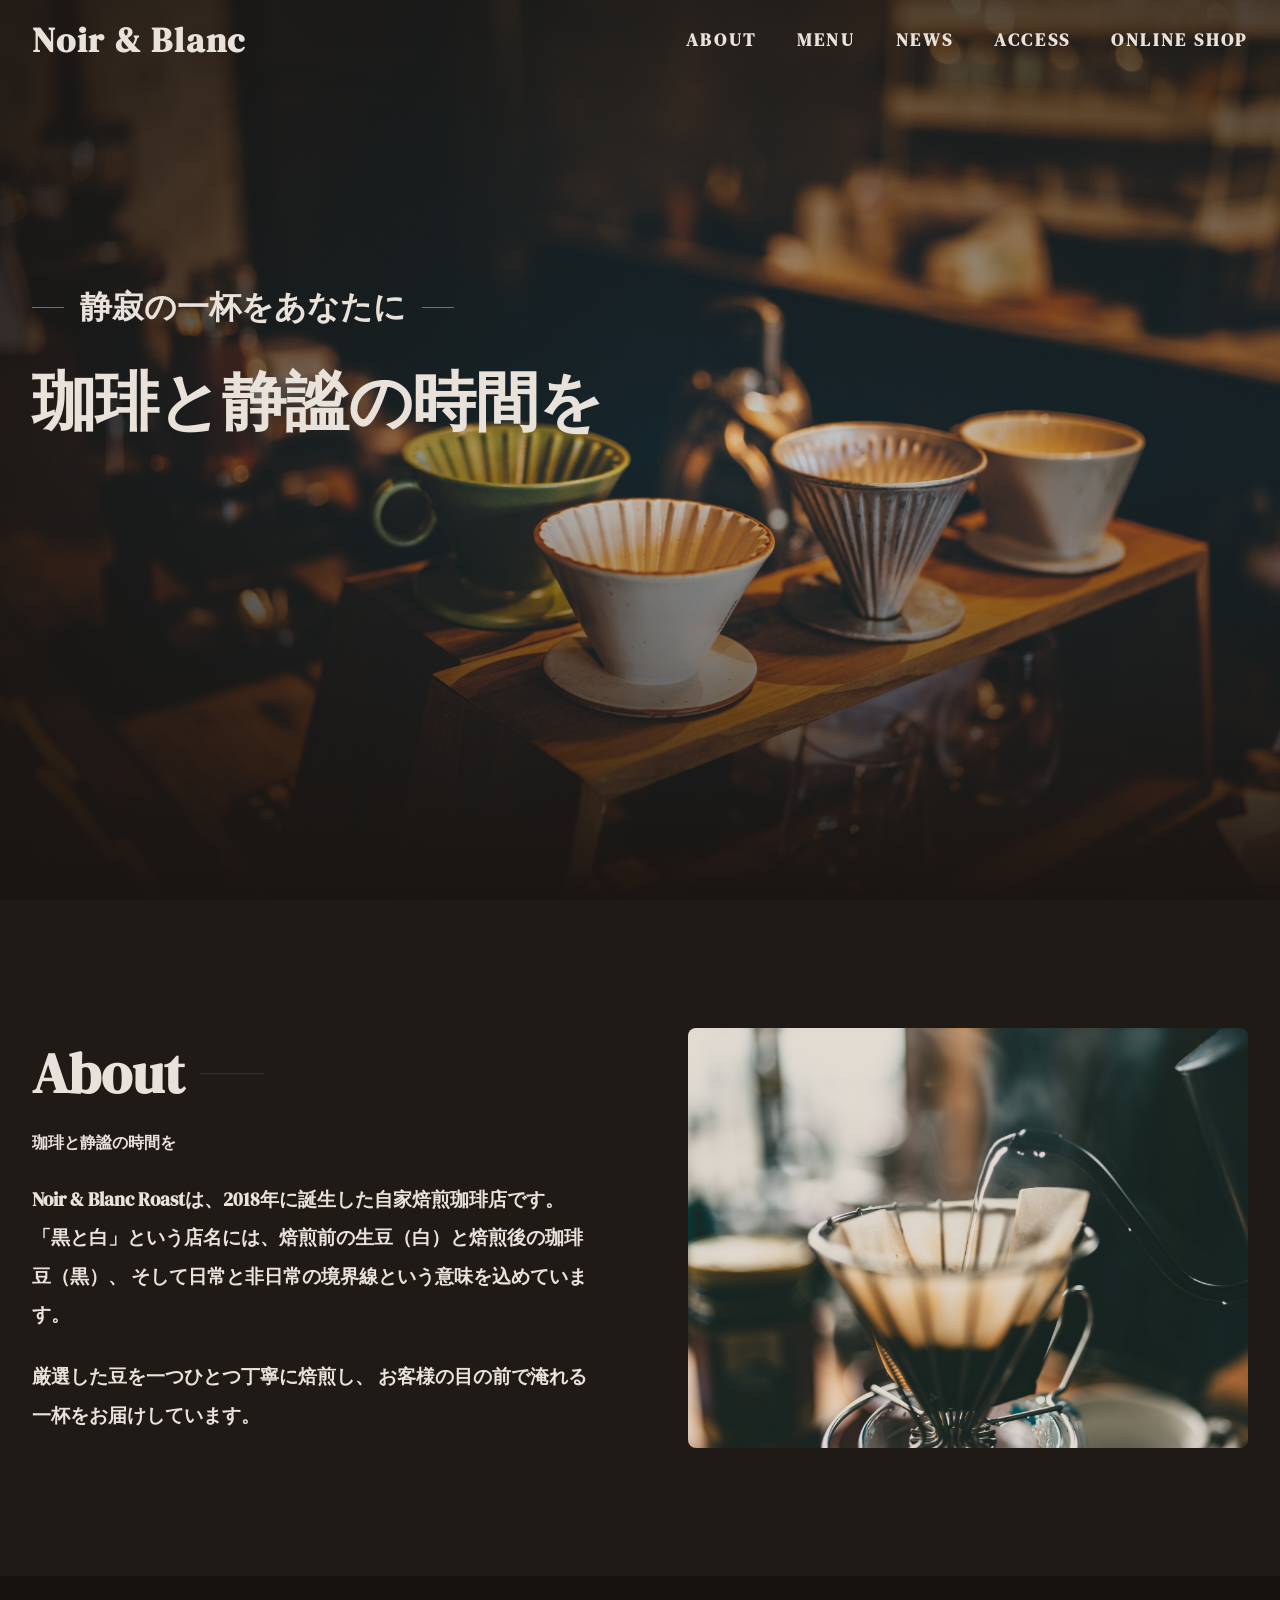
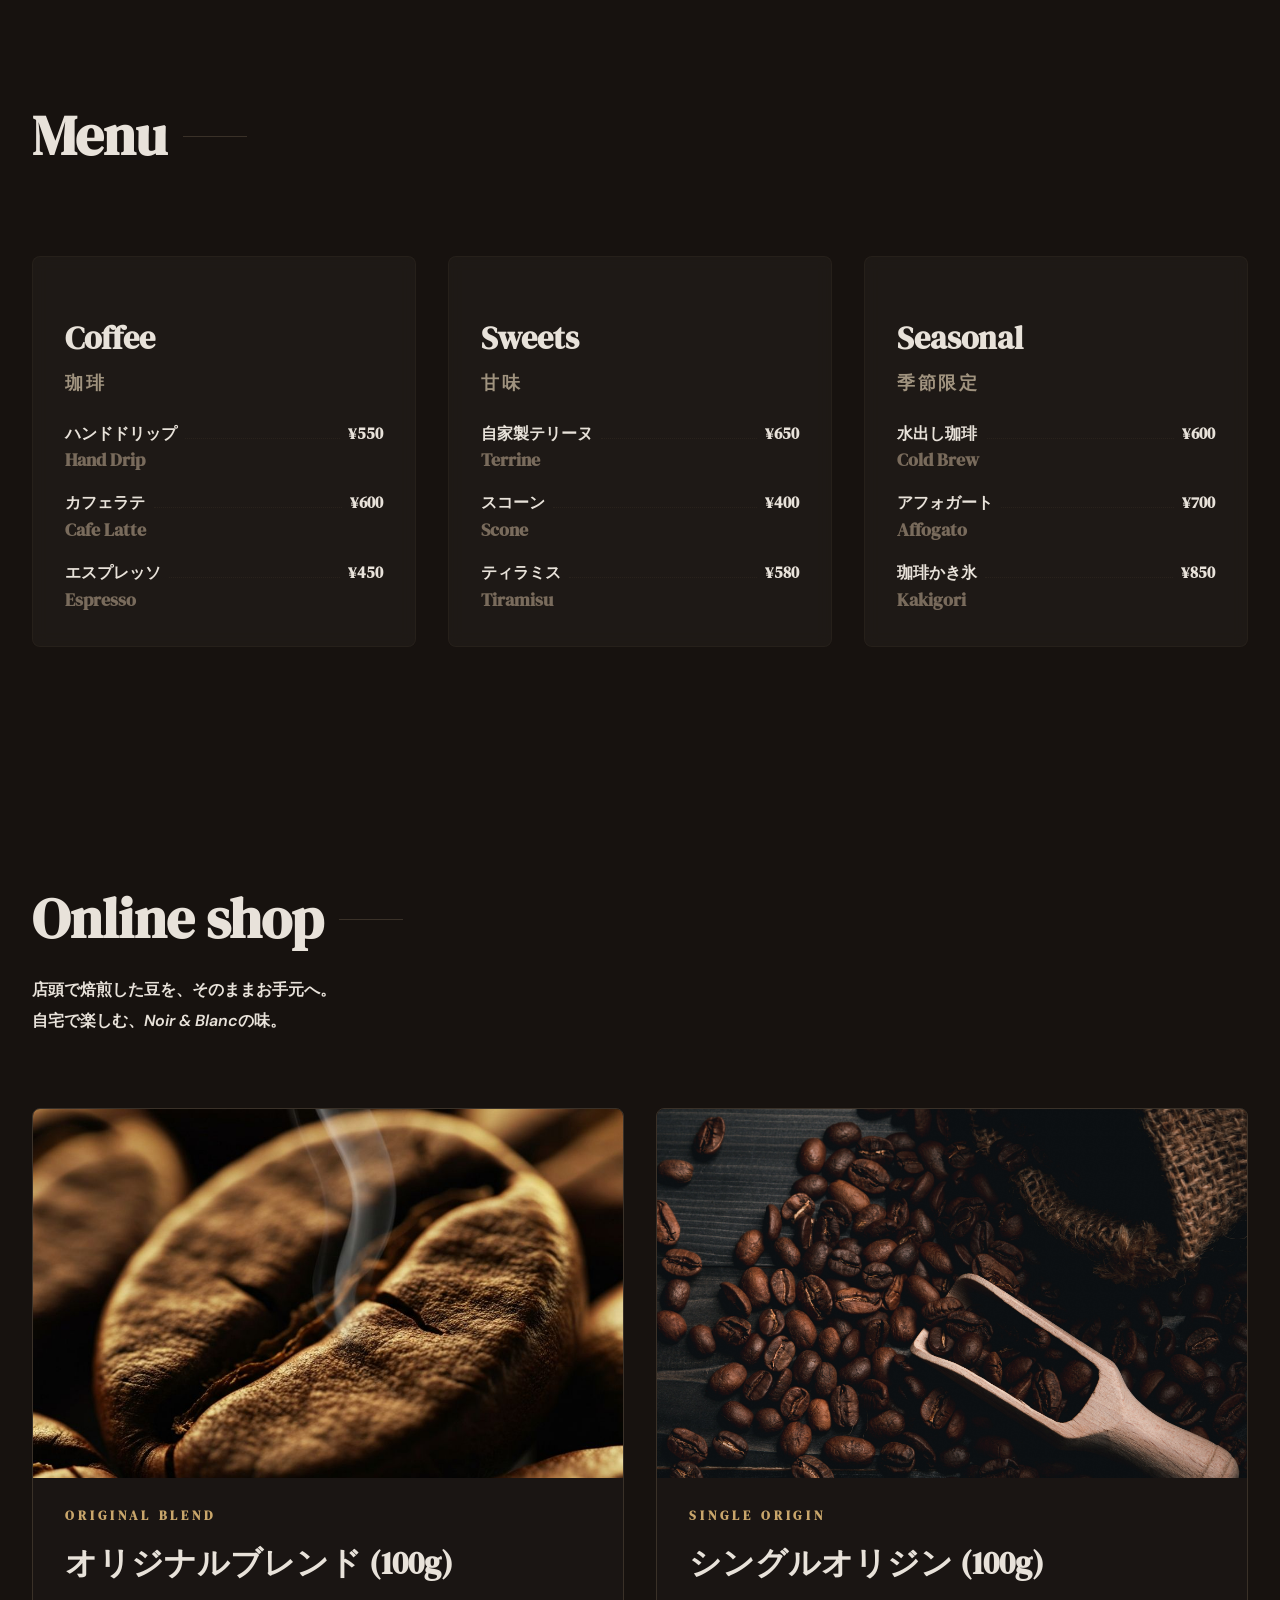
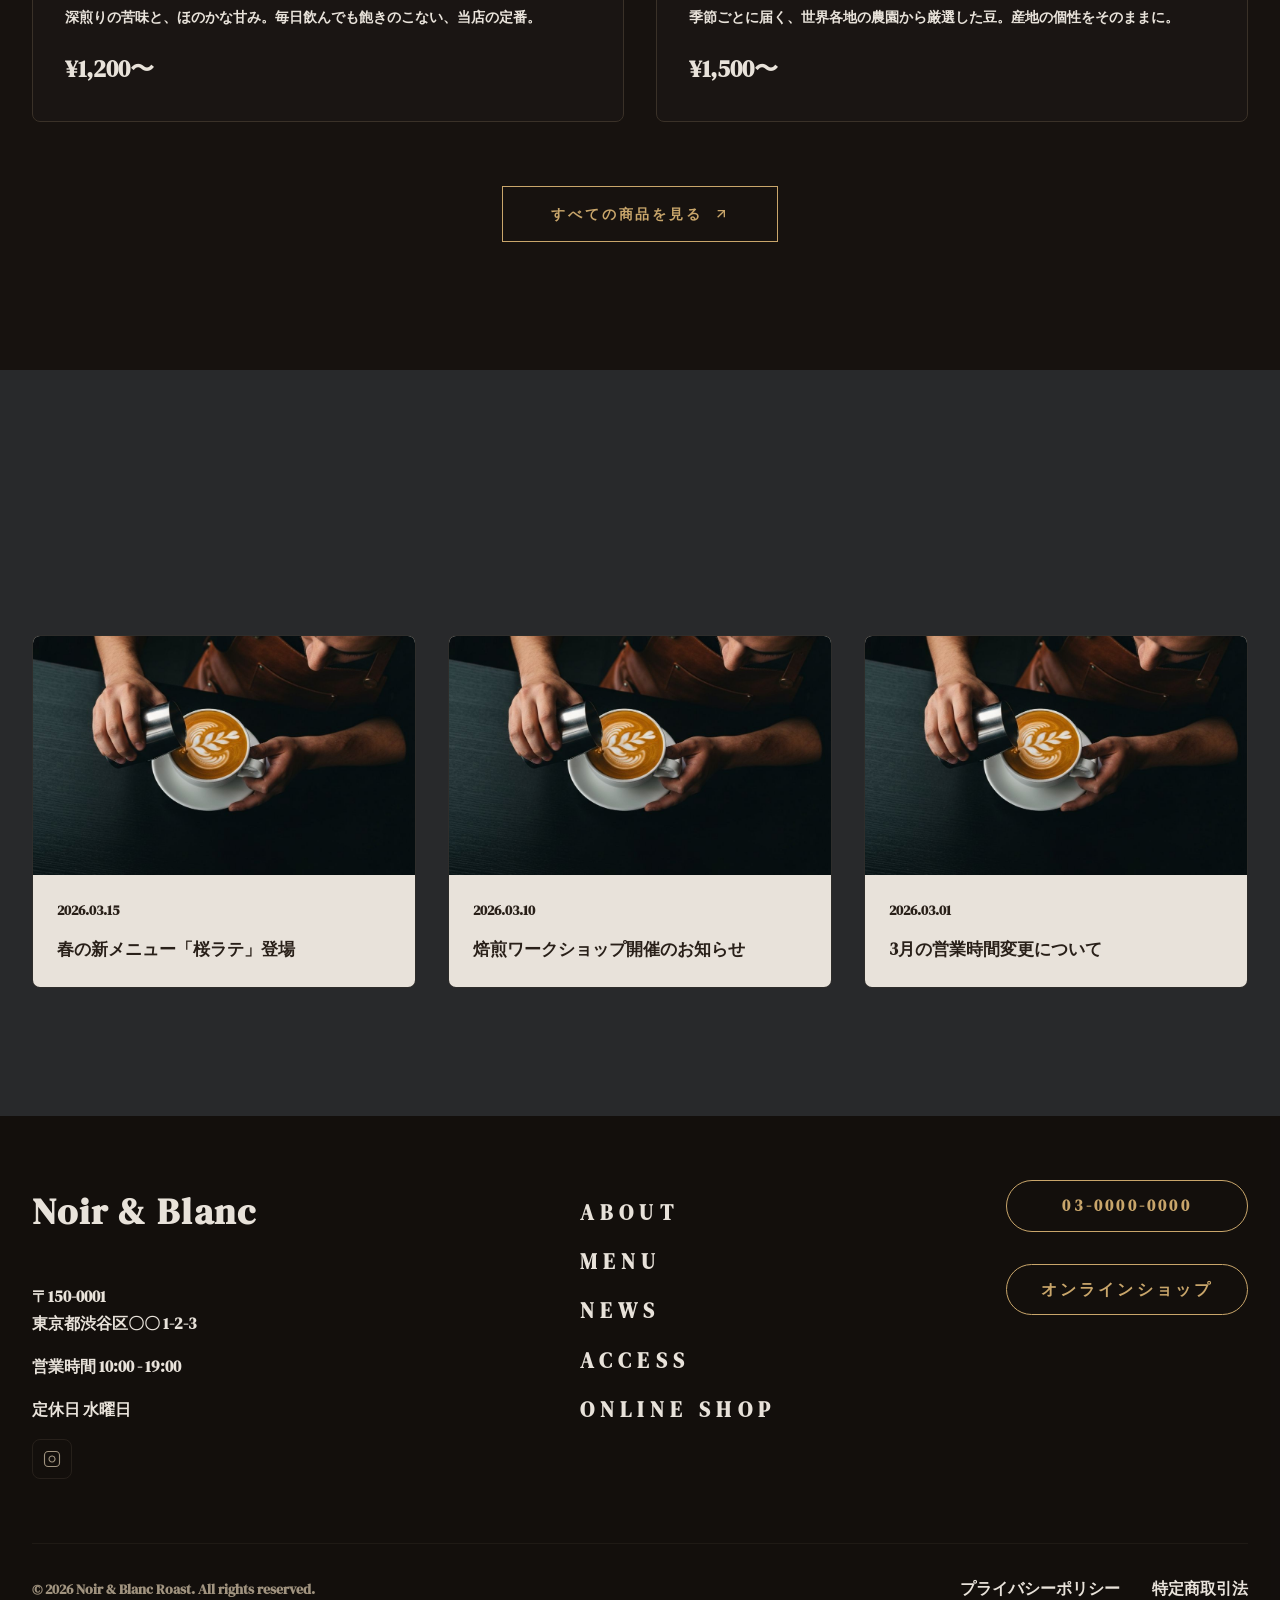
<file: index.html>
<!doctype html>
<html lang="ja">
  <head>
    <meta charset="UTF-8" />
    <meta name="viewport" content="width=device-width, initial-scale=1.0" />
    <meta name="theme-color" content="#1c1714" />
    <meta
      name="description"
      content="厳選された豆と、古材とアイアンが調和する静かな空間。自家焙煎珈琲店 Noir & Blanc Roast。"
    />

    <!-- OGP / SNS シェア -->
    <meta property="og:type" content="website" />
    <meta property="og:title" content="Noir & Blanc Roast - Artisan Coffee" />
    <meta
      property="og:description"
      content="厳選された豆と、古材とアイアンが調和する静かな空間。自家焙煎珈琲店。"
    />
    <meta property="og:url" content="https://noirblancroast.jp/" />
    <meta property="og:image" content="/images/hero-interior.jpg" />
    <meta property="og:locale" content="ja_JP" />
    <meta name="twitter:card" content="summary_large_image" />
    <meta name="twitter:title" content="Noir & Blanc Roast - Artisan Coffee" />
    <meta
      name="twitter:description"
      content="厳選された豆と、古材とアイアンが調和する静かな空間。自家焙煎珈琲店。"
    />
    <meta name="twitter:image" content="/images/hero-interior.jpg" />
<meta name="base-url" content="">
    <title>Noir &amp; Blanc Roast - Artisan Coffee</title>

    <!-- Google Fonts: display=swap でレンダリングブロッキング解消 -->
    <link rel="preconnect" href="https://fonts.googleapis.com" />
    <link rel="preconnect" href="https://fonts.gstatic.com" crossorigin />
    <link
      href="https://fonts.googleapis.com/css2?family=DM+Sans:wght@400;500;600&family=DM+Serif+Display&display=swap"
      rel="stylesheet"
    />

    <!-- スタイルシート -->
    <link rel="stylesheet" href="style.css" />
  </head>

  <body>
    <!-- ========== Header ========== -->
<div id="header-placeholder"></div>

    <main id="main">
      <!-- ========== Hero ========== -->
      <section class="hero" aria-labelledby="hero-heading">
        <div class="hero-bg">
          <!-- ヒーロー画像は LCP なので loading="eager"（デフォルト）のまま -->
          <img src="images/hero.jpg" alt="Noir & Blanc Roast店内" />
        </div>
        <div class="hero-content">
          <div class="hero-label animate-fade-up">
            <span class="line" aria-hidden="true"></span>
            <span class="text">静寂の一杯をあなたに</span>
            <span class="line" aria-hidden="true"></span>
          </div>
          <h1 id="hero-heading" class="animate-fade-up-1">
            珈琲と静謐の時間を
          </h1>
          
        </div>
        
      </section>

      <!-- ========== About ========== -->
      <section
        class="about-section section"
        id="about"
        aria-labelledby="about-heading"
      >
        <div class="container">
          <div class="about-grid">
            <div class="about-content">
              <div class="section-label reveal">
                <h2 id="about-heading" class="section-title reveal delay-1">
                  About
                </h2>
                <span class="line" aria-hidden="true"></span>
              </div>
              <span class="text"
                >珈琲と<span class="accent">静謐</span>の時間を</span
              >
              <p class="reveal delay-2">
                Noir &amp; Blanc Roastは、2018年に誕生した自家焙煎珈琲店です。
                <br />「黒と白」という店名には、焙煎前の生豆（白）と焙煎後の珈琲豆（黒）、
                そして日常と非日常の境界線という意味を込めています。
              </p>
              <p class="reveal delay-2">
                厳選した豆を一つひとつ丁寧に焙煎し、
                お客様の目の前で淹れる一杯をお届けしています。
              </p>
            </div>

            <div class="about-gallery reveal">
              <div class="about-gallery-item large">
                <img src="images/about.jpg" alt="" loading="lazy" />
              </div>
            </div>
          </div>
        </div>
      </section>

      <!-- ========== Menu ========== -->
      <section
        class="menu-section section"
        id="menu"
        aria-labelledby="menu-heading"
      >
        <div class="container">
          <div class="menu-header">
            <div class="section-label reveal">
                <h2 id="menu-heading" class="section-title">Menu</h2>
                <span class="line" aria-hidden="true"></span>
              </div>
          </div>

          <div class="menu-grid">
            <!-- Coffee -->
            <div class="menu-card reveal">
              <h3>Coffee</h3>
              <p class="subtitle">珈琲</p>
              <div class="menu-items">
                <div class="menu-item">
                  <div class="menu-item-info">
                    <span class="menu-item-name-ja">ハンドドリップ</span>
                    <span class="menu-item-name">Hand Drip</span>
                  </div>
                  <span class="menu-item-dots" aria-hidden="true"></span
                  ><span class="menu-item-price">¥550</span>
                </div>
                <div class="menu-item">
                  <div class="menu-item-info">
                    <span class="menu-item-name-ja">カフェラテ</span>
                    <span class="menu-item-name">Cafe Latte</span>
                  </div>
                  <span class="menu-item-dots" aria-hidden="true"></span
                  ><span class="menu-item-price">¥600</span>
                </div>
                <div class="menu-item">
                  <div class="menu-item-info">
                    <span class="menu-item-name-ja">エスプレッソ</span>
                    <span class="menu-item-name">Espresso</span>
                  </div>
                  <span class="menu-item-dots" aria-hidden="true"></span
                  ><span class="menu-item-price">¥450</span>
                </div>
              </div>
              <span class="menu-card-line" aria-hidden="true"></span>
            </div>

            <!-- Sweets -->
            <div class="menu-card reveal delay-1">
              <h3>Sweets</h3>
              <p class="subtitle">甘味</p>
              <div class="menu-items">
                <div class="menu-item">
                  <div class="menu-item-info">
                    <span class="menu-item-name-ja">自家製テリーヌ</span>
                    <span class="menu-item-name">Terrine</span>
                  </div>
                  <span class="menu-item-dots" aria-hidden="true"></span
                  ><span class="menu-item-price">¥650</span>
                </div>
                <div class="menu-item">
                  <div class="menu-item-info">
                    <span class="menu-item-name-ja">スコーン</span>
                    <span class="menu-item-name">Scone</span>
                  </div>
                  <span class="menu-item-dots" aria-hidden="true"></span
                  ><span class="menu-item-price">¥400</span>
                </div>
                <div class="menu-item">
                  <div class="menu-item-info">
                    <span class="menu-item-name-ja">ティラミス</span>
                    <span class="menu-item-name">Tiramisu</span>
                  </div>
                  <span class="menu-item-dots" aria-hidden="true"></span
                  ><span class="menu-item-price">¥580</span>
                </div>
              </div>
              <span class="menu-card-line" aria-hidden="true"></span>
            </div>

            <!-- Seasonal -->
            <div class="menu-card reveal delay-2">
              <h3>Seasonal</h3>
              <p class="subtitle">季節限定</p>
              <div class="menu-items">
                <div class="menu-item">
                  <div class="menu-item-info">
                    <span class="menu-item-name-ja">水出し珈琲</span>
                    <span class="menu-item-name">Cold Brew</span>
                  </div>
                  <span class="menu-item-dots" aria-hidden="true"></span
                  ><span class="menu-item-price">¥600</span>
                </div>
                <div class="menu-item">
                  <div class="menu-item-info">
                    <span class="menu-item-name-ja">アフォガート</span>
                    <span class="menu-item-name">Affogato</span>
                  </div>
                  <span class="menu-item-dots" aria-hidden="true"></span
                  ><span class="menu-item-price">¥700</span>
                </div>
                <div class="menu-item">
                  <div class="menu-item-info">
                    <span class="menu-item-name-ja">珈琲かき氷</span>
                    <span class="menu-item-name">Kakigori</span>
                  </div>
                  <span class="menu-item-dots" aria-hidden="true"></span
                  ><span class="menu-item-price">¥850</span>
                </div>
              </div>
              <span class="menu-card-line" aria-hidden="true"></span>
            </div>
          </div>
        </div>
      </section>
          
        <!-- ========== Online Store ========== -->
        <section class="shop-section" id="shop" aria-labelledby="shop-heading">
            
          <div class="container shop-content">
            <div class="shop-header reveal">
                <div class="section-label reveal">
                <h2 id="shop-heading" class="section-title reveal delay-1">
                  Online shop
                </h2>
                <span class="line" aria-hidden="true"></span>
              </div>
              <p class="shop-desc">
                店頭で焙煎した豆を、そのままお手元へ。<br />自宅で楽しむ、<em>Noir &amp; Blanc</em>の味。
              </p>
            </div>
            <div class="shop-products">
                <a href="#">
                    <article class="shop-product reveal">
                <div class="shop-product-img">
                  <img
                    src="images/origin.jpg"
                    alt="オリジナルブレンド豆"
                    loading="lazy"
                  />
                </div>
                <div class="shop-product-body">
                  <span class="shop-product-tag">Original Blend</span>
                  <h3 class="shop-product-name">オリジナルブレンド  (100g)</h3>
                  <p class="shop-product-desc">
                    深煎りの苦味と、ほのかな甘み。毎日飲んでも飽きのこない、当店の定番。
                  </p>
                  <div class="shop-product-footer">
                    <span class="shop-product-price">¥1,200〜</span>
                  </div>
                </div>
              </article></a>
              <a href="#">
              <article class="shop-product reveal">
                <div class="shop-product-img">
                  <img
                    src="images/single.jpeg"
                    alt="シングルオリジン豆"
                    loading="lazy"
                  />
                </div>
                <div class="shop-product-body">
                  <span class="shop-product-tag">Single Origin</span>
                  <h3 class="shop-product-name">シングルオリジン  (100g)</h3>
                  <p class="shop-product-desc">
                    季節ごとに届く、世界各地の農園から厳選した豆。産地の個性をそのままに。
                  </p>
                  <div class="shop-product-footer">
                    <span class="shop-product-price">¥1,500〜</span>
                  </div>
                </div>
              </article></a>
            </div>
            <div class="shop-all reveal delay-3">
              <a href="#" class="btn-shop-all">
                すべての商品を見る
                <svg
                  width="16"
                  height="16"
                  viewBox="0 0 24 24"
                  fill="none"
                  stroke="currentColor"
                  stroke-width="2"
                  aria-hidden="true"
                >
                  <path d="M7 7h10v10" />
                  <path d="M7 17 17 7" />
                </svg>
              </a>
            </div>
          </div>
        </section>
      </section>

      <!-- ========== News ========== -->
      <section
        class="news-section section"
        id="news"
        aria-labelledby="news-heading"
      >
        <div class="container">
          <div class="news-header">
            <div class="reveal">
              <div class="section-label">
                <span class="line" aria-hidden="true"></span>
              </div>
              <h2 id="news-heading" class="section-title">News</h2>
            </div>
            
          </div>

          <div class="news-grid">
            <article class="news-card reveal" data-category="menu">
              <a href="">
                <div class="news-card-image">
                  <img
                    src="images/craft-detail.jpg"
                    alt="営業時間"
                    loading="lazy"
                  />
                </div>
                <div class="news-card-content">
                  <div class="news-card-meta">
                    <time class="news-card-date" datetime="2026-03-15"
                      >2026.03.15</time
                    >
                  </div>
                  <h3>春の新メニュー「桜ラテ」登場</h3>
                </div></a
              >
            </article>

            <article class="news-card reveal" data-category="event">
              <a href="">
                <div class="news-card-image">
                  <img
                    src="images/craft-detail.jpg"
                    alt="営業時間"
                    loading="lazy"
                  />
                </div>
                <div class="news-card-content">
                  <div class="news-card-meta">
                    <time class="news-card-date" datetime="2026-03-10"
                      >2026.03.10</time
                    >
                  </div>
                  <h3>焙煎ワークショップ開催のお知らせ</h3>
                </div></a
              >
            </article>

            <article class="news-card reveal" data-category="info">
              <a href="">
                <div class="news-card-image">
                  <img
                    src="images/craft-detail.jpg"
                    alt="営業時間"
                    loading="lazy"
                  />
                </div>
                <div class="news-card-content">
                  <div class="news-card-meta">
                    <time class="news-card-date" datetime="2026-03-01"
                      >2026.03.01</time
                    >
                  </div>
                  <h3>3月の営業時間変更について</h3>
                </div></a
              >
            </article>
          </div>
        </div>
      </section>
    </main>

    <!-- ========== Footer ========== -->
<div id="footer-placeholder"></div>

    <!-- JS は </body> 直前に配置（DOMが確実に存在する状態で実行） -->
    <script src="script.js"></script>
  </body>
</html>
</file>
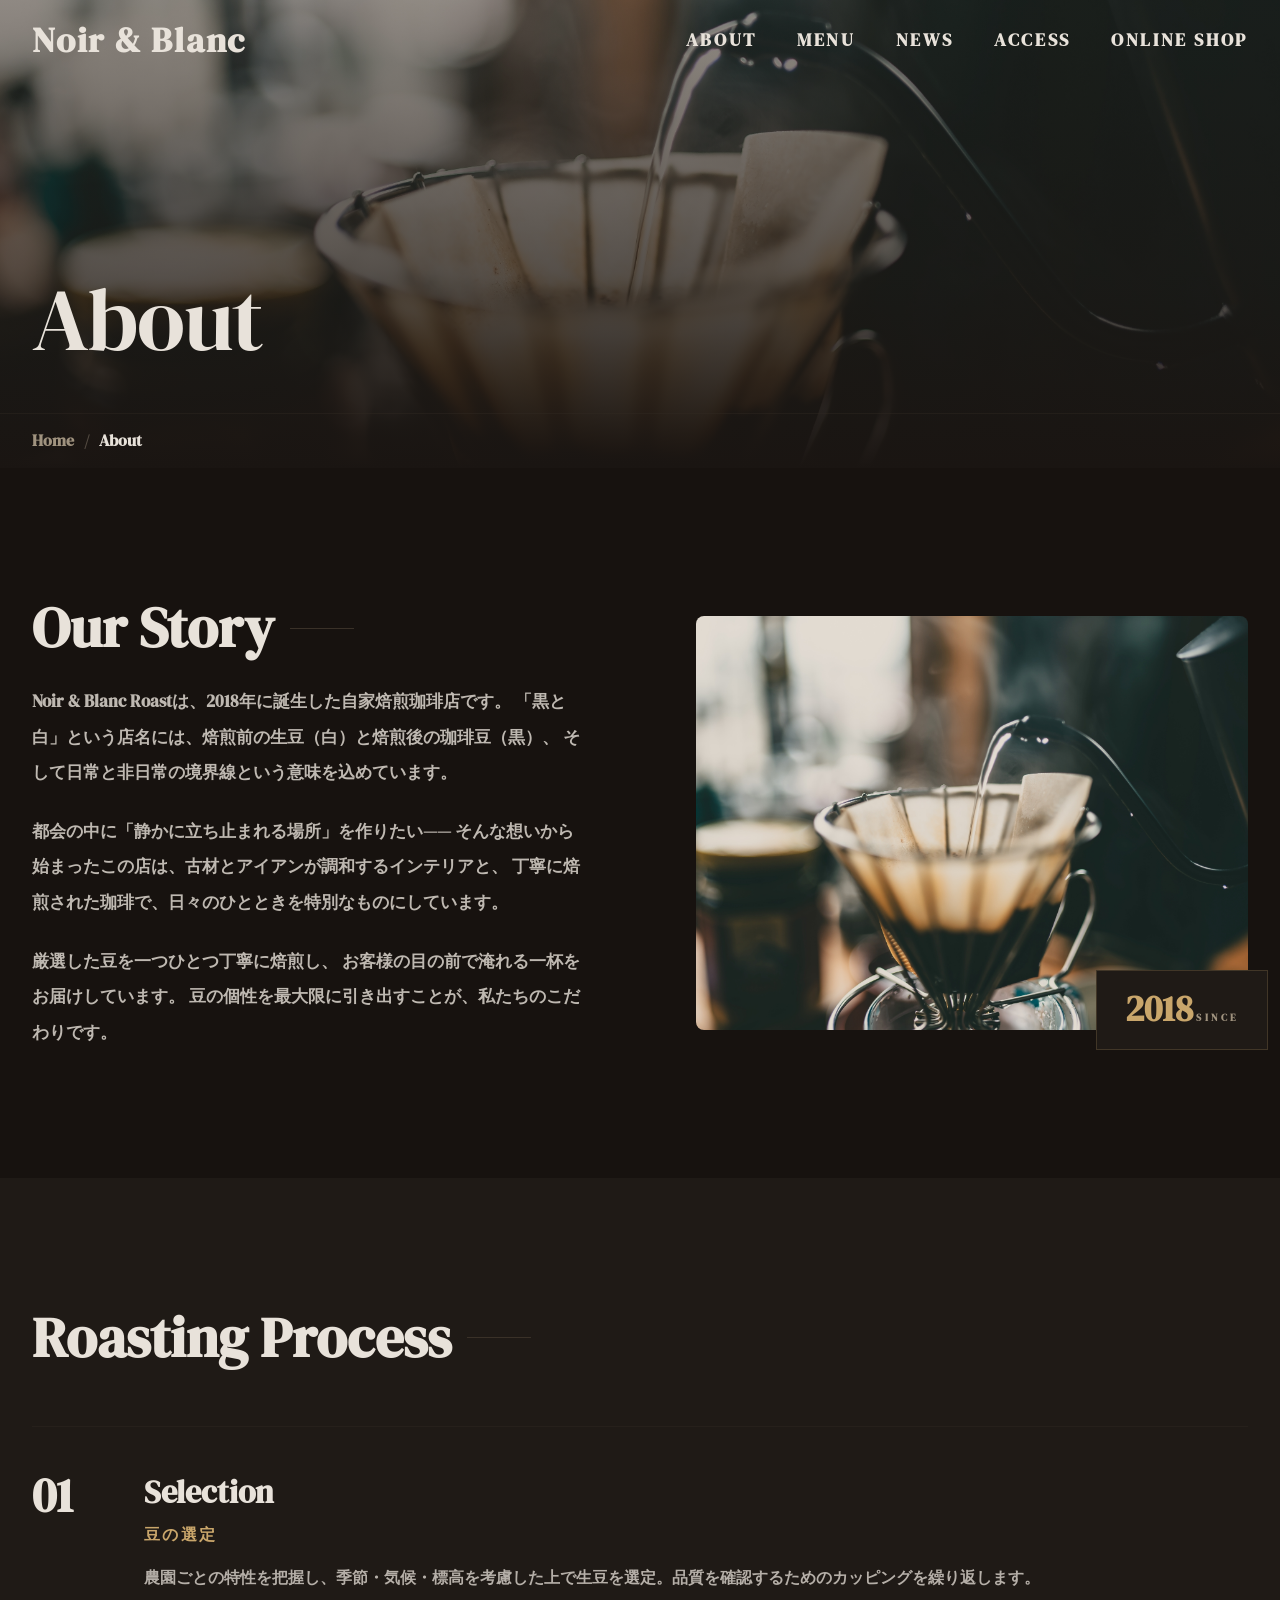
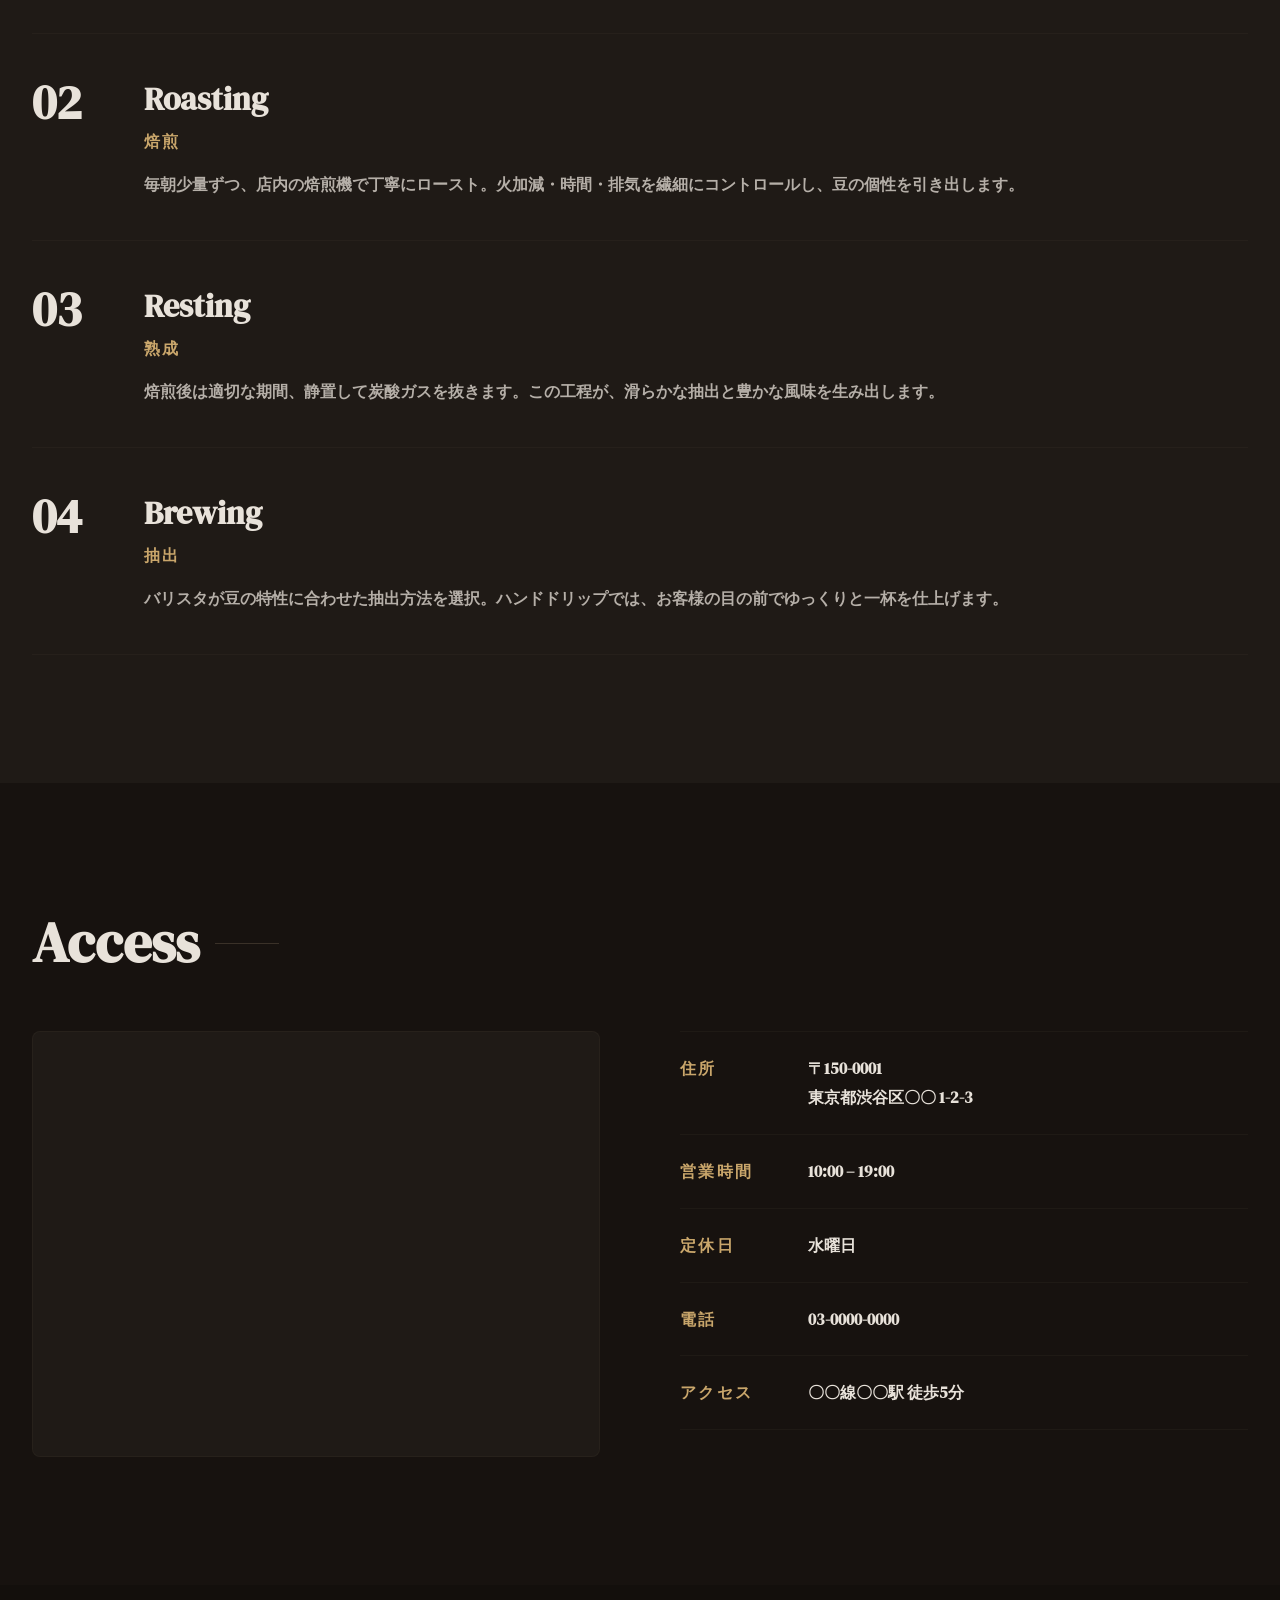
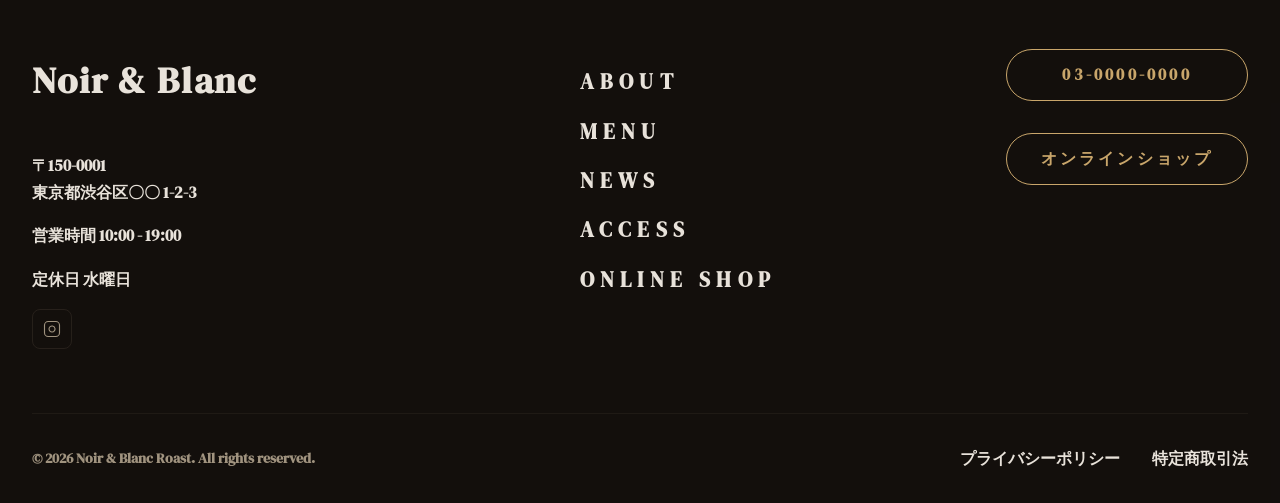
<file: about.html>
<!doctype html>
<html lang="ja">
  <head>
    <meta charset="UTF-8" />
    <meta name="viewport" content="width=device-width, initial-scale=1.0" />
    <meta name="theme-color" content="#1c1714" />
    <meta
      name="description"
      content="Noir & Blanc Roast について。2018年創業、都会の喧騒を忘れる自家焙煎珈琲店の物語。"
    />
    <meta property="og:type" content="website" />
    <meta property="og:title" content="About — Noir & Blanc Roast" />
    <meta
      property="og:description"
      content="2018年創業、都会の喧騒を忘れる自家焙煎珈琲店の物語。"
    />
    <meta property="og:url" content="https://noirblancroast.jp/about.html" />
    <meta property="og:image" content="images/about.jpg" />
    <meta property="og:locale" content="ja_JP" />
    <title>About — Noir &amp; Blanc Roast</title>
    <link rel="preconnect" href="https://fonts.googleapis.com" />
    <link rel="preconnect" href="https://fonts.gstatic.com" crossorigin />
    <link
      href="https://fonts.googleapis.com/css2?family=DM+Sans:wght@400;500;600&family=DM+Serif+Display&display=swap"
      rel="stylesheet"
    />
    <link rel="stylesheet" href="style.css" />
    <link rel="stylesheet" href="subpage.css" />
  </head>

  <body>
    <div id="header-placeholder"></div>

    <main id="main">
      <!-- ========== Page Hero ========== -->
      <section class="page-hero" aria-labelledby="page-hero-heading">
        <div class="page-hero-bg">
          <img src="images/about.jpg" alt="Noir & Blanc Roast 店内" />
        </div>
        <div class="container page-hero-content">
          <h1
            id="page-hero-heading"
            class="page-hero-heading animate-fade-up-1"
          >
            About
          </h1>
        </div>
        <nav class="breadcrumb" aria-label="パンくずリスト">
          <div class="container">
            <ol>
              <li><a href="index.html">Home</a></li>
              <li aria-current="page">About</li>
            </ol>
          </div>
        </nav>
      </section>

      <!-- ========== Story ========== -->
      <section class="section" id="story" aria-labelledby="story-heading">
        <div class="container">
          <div class="subpage-two-col">
            <div class="subpage-two-col__text">
              <div class="section-label reveal">
                <h2 id="story-heading" class="section-title">Our Story</h2>
                <span class="line" aria-hidden="true"></span>
              </div>
              <p class="reveal delay-1">
                Noir &amp; Blanc Roastは、2018年に誕生した自家焙煎珈琲店です。
                「黒と白」という店名には、焙煎前の生豆（白）と焙煎後の珈琲豆（黒）、
                そして日常と非日常の境界線という意味を込めています。
              </p>
              <p class="reveal delay-1">
                都会の中に「静かに立ち止まれる場所」を作りたい——
                そんな想いから始まったこの店は、古材とアイアンが調和するインテリアと、
                丁寧に焙煎された珈琲で、日々のひとときを特別なものにしています。
              </p>
              <p class="reveal delay-2">
                厳選した豆を一つひとつ丁寧に焙煎し、
                お客様の目の前で淹れる一杯をお届けしています。
                豆の個性を最大限に引き出すことが、私たちのこだわりです。
              </p>
            </div>
            <div class="subpage-two-col__img reveal">
              <div class="subpage-img-wrap">
                <img src="images/about.jpg" alt="店内の様子" loading="lazy" />
                <div class="subpage-img-badge" aria-hidden="true">
                  <span class="subpage-img-badge__num">2018</span>
                  <span class="subpage-img-badge__label">Since</span>
                </div>
              </div>
            </div>
          </div>
        </div>
      </section>

      <!-- ========== Roasting Process ========== -->
      <section
        class="section about-process-section"
        aria-labelledby="process-heading"
      >
        <div class="container">
          <div class="section-label reveal">
            <h2 id="process-heading" class="section-title">Roasting Process</h2>
            <span class="line" aria-hidden="true"></span>
          </div>

          <ol class="process-list" role="list">
            <li class="process-item reveal">
              <span class="process-num" aria-hidden="true">01</span>
              <div class="process-body">
                <h3 class="process-title">
                  Selection <span class="process-ja">豆の選定</span>
                </h3>
                <p class="process-desc">
                  農園ごとの特性を把握し、季節・気候・標高を考慮した上で生豆を選定。品質を確認するためのカッピングを繰り返します。
                </p>
              </div>
            </li>
            <li class="process-item reveal delay-1">
              <span class="process-num" aria-hidden="true">02</span>
              <div class="process-body">
                <h3 class="process-title">
                  Roasting <span class="process-ja">焙煎</span>
                </h3>
                <p class="process-desc">
                  毎朝少量ずつ、店内の焙煎機で丁寧にロースト。火加減・時間・排気を繊細にコントロールし、豆の個性を引き出します。
                </p>
              </div>
            </li>
            <li class="process-item reveal delay-2">
              <span class="process-num" aria-hidden="true">03</span>
              <div class="process-body">
                <h3 class="process-title">
                  Resting <span class="process-ja">熟成</span>
                </h3>
                <p class="process-desc">
                  焙煎後は適切な期間、静置して炭酸ガスを抜きます。この工程が、滑らかな抽出と豊かな風味を生み出します。
                </p>
              </div>
            </li>
            <li class="process-item reveal delay-3">
              <span class="process-num" aria-hidden="true">04</span>
              <div class="process-body">
                <h3 class="process-title">
                  Brewing <span class="process-ja">抽出</span>
                </h3>
                <p class="process-desc">
                  バリスタが豆の特性に合わせた抽出方法を選択。ハンドドリップでは、お客様の目の前でゆっくりと一杯を仕上げます。
                </p>
              </div>
            </li>
          </ol>
        </div>
      </section>

      <!-- ========== Access ========== -->
      <section class="section" id="access" aria-labelledby="access-heading">
        <div class="container">
          <div class="section-label reveal">
            <h2 id="access" class="section-title">Access</h2>
            <span class="line" aria-hidden="true"></span>
          </div>

          <div class="access-grid">
            <div class="access-map reveal">
              <iframe
                src="https://www.google.com/maps/embed?pb=!1m18!1m12!1m3!1d7705.2287718442085!2d139.8086658364835!3d35.71023879293019!2m3!1f0!2f0!3f0!3m2!1i1024!2i768!4f13.1!3m3!1m2!1s0x60188ed0d12f9adf%3A0x7d1d4fb31f43f72a!2z5p2x5Lqs44K544Kr44Kk44OE44Oq44O8!5e0!3m2!1sja!2sjp!4v1775122097850!5m2!1sja!2sjp"
                width="600"
                height="450"
                style="border: 0"
                allowfullscreen=""
                loading="lazy"
                referrerpolicy="no-referrer-when-downgrade"
              ></iframe>
            </div>

            <div class="access-info reveal delay-1">
              <dl class="access-dl">
                <div class="access-dl-row">
                  <dt>住所</dt>
                  <dd>〒150-0001<br />東京都渋谷区〇〇 1-2-3<br /></dd>
                </div>
                <div class="access-dl-row">
                  <dt>営業時間</dt>
                  <dd>10:00 – 19:00</dd>
                </div>
                <div class="access-dl-row">
                  <dt>定休日</dt>
                  <dd>水曜日</dd>
                </div>
                <div class="access-dl-row">
                  <dt>電話</dt>
                  <dd><a href="tel:0300000000">03-0000-0000</a></dd>
                </div>
                <div class="access-dl-row">
                  <dt>アクセス</dt>
                  <dd>〇〇線〇〇駅 徒歩5分</dd>
                </div>
              </dl>
            </div>
          </div>
        </div>
      </section>
    </main>

    <!-- ========== Footer ========== -->
    <footer class="footer" id="contact">
      <div class="container">
        <div class="footer-main">
          <div class="footer-about">
            <div class="footer-brand">
              <div class="footer-brand-text">
                <p class="name">Noir &amp; Blanc</p>
              </div>
            </div>
            <address style="font-style: normal">
              <p>〒150-0001<br />東京都渋谷区〇〇 1-2-3</p>
              <p><strong>営業時間</strong> 10:00 - 19:00</p>
              <p style="margin-top: 1rem"><strong>定休日</strong> 水曜日</p>
            </address>
            <div class="footer-social">
              <a
                href="https://instagram.com"
                target="_blank"
                rel="noopener noreferrer"
                aria-label="Instagramを開く"
              >
                <svg
                  width="18"
                  height="18"
                  viewBox="0 0 24 24"
                  fill="none"
                  stroke="currentColor"
                  stroke-width="1.5"
                  aria-hidden="true"
                >
                  <rect x="2" y="2" width="20" height="20" rx="5" ry="5" />
                  <path d="M16 11.37A4 4 0 1 1 12.63 8 4 4 0 0 1 16 11.37z" />
                  <line x1="17.5" y1="6.5" x2="17.51" y2="6.5" />
                </svg>
              </a>
            </div>
          </div>
          <nav class="footer-nav" aria-label="サイトナビゲーション">
            <ul role="list">
              <li><a href="about.html">About</a></li>
              <li><a href="menu.html">Menu</a></li>
              <li><a href="index.html#news">News</a></li>
              <li><a href="#access">Access</a></li>
              <li><a href="index.html#shop">Online shop</a></li>
            </ul>
          </nav>
          <div class="footer-info">
            <a href="tel:0300000000" class="footer-reserve">03-0000-0000</a>
            <a href="index.html#shop" class="footer-reserve"
              >オンラインショップ</a
            >
          </div>
        </div>
        <div class="footer-bottom">
          <p>
            &copy; 2026 <a href="index.html">Noir &amp; Blanc Roast.</a> All
            rights reserved.
          </p>
          <div class="footer-legal">
            <a href="#privacy">プライバシーポリシー</a>
            <a href="#terms">特定商取引法</a>
          </div>
        </div>
      </div>
    </footer>

    <script src="script.js"></script>
  </body>
</html>
</file>
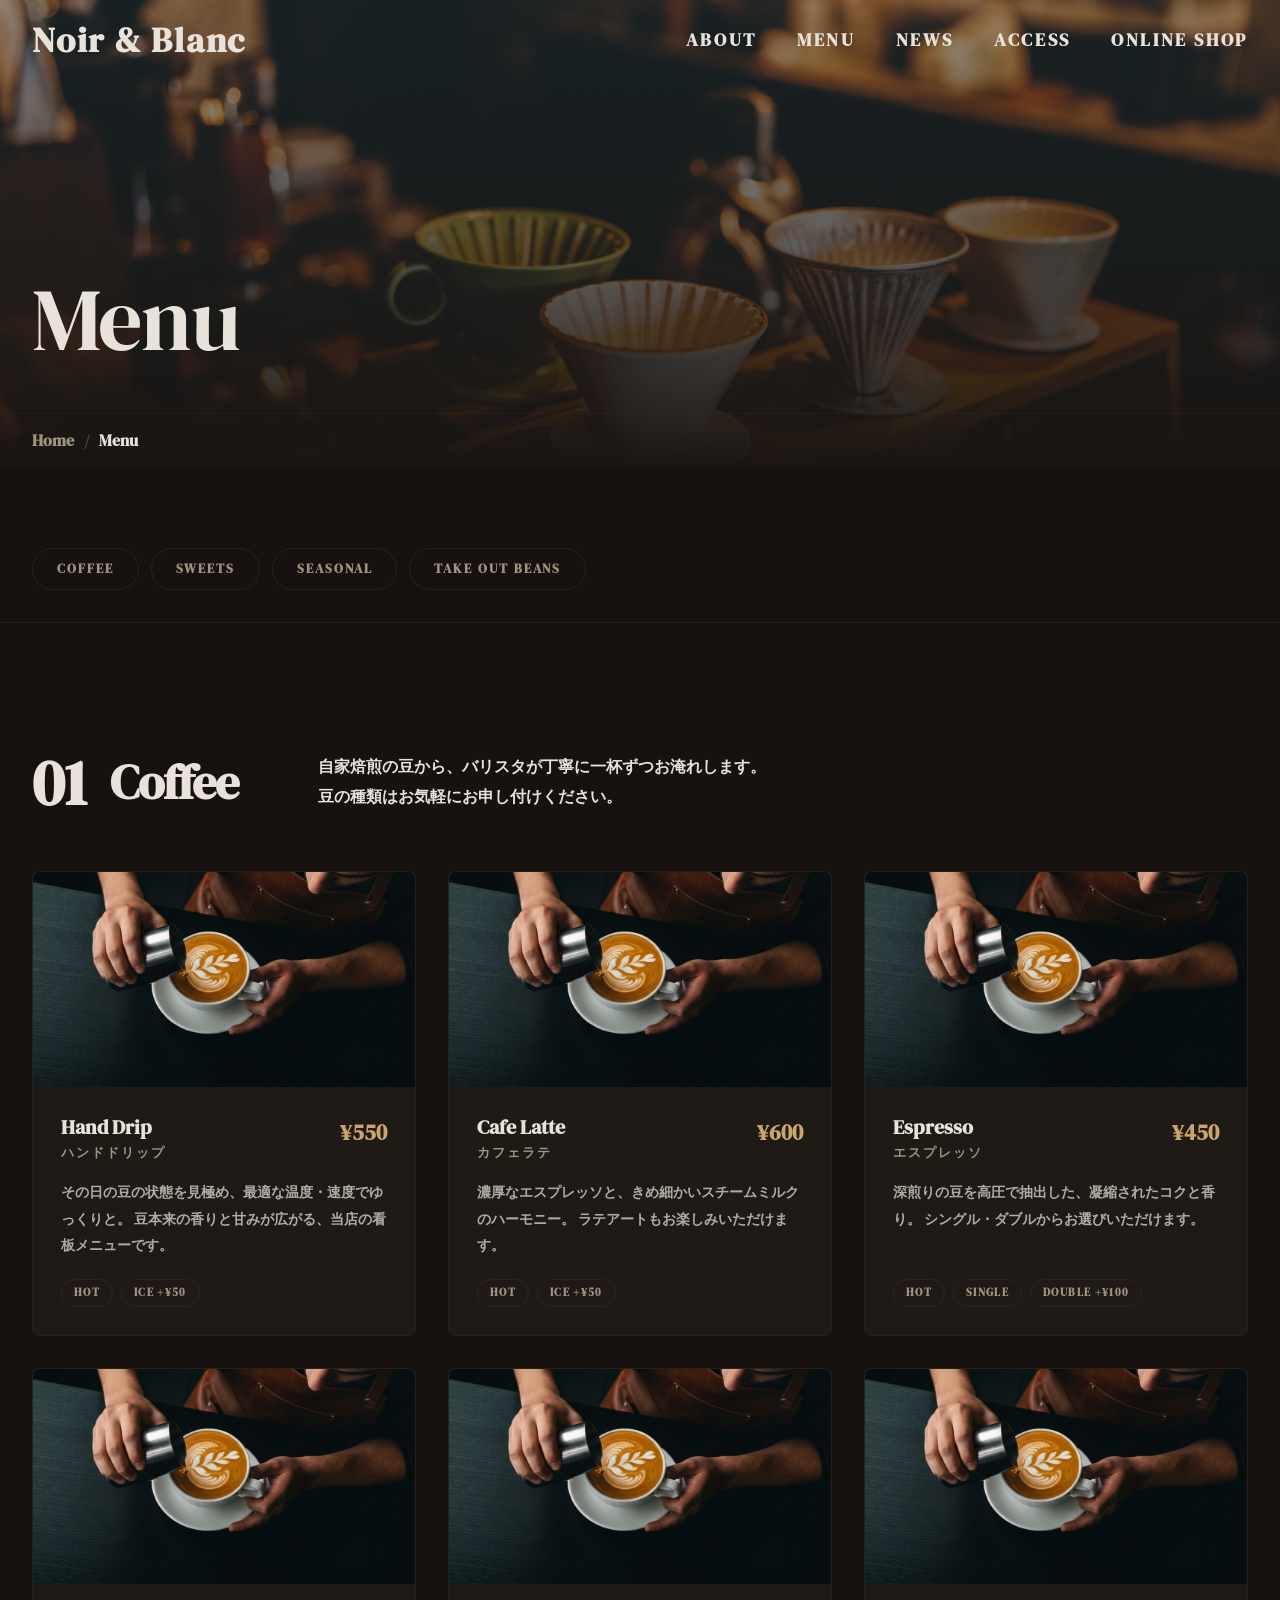
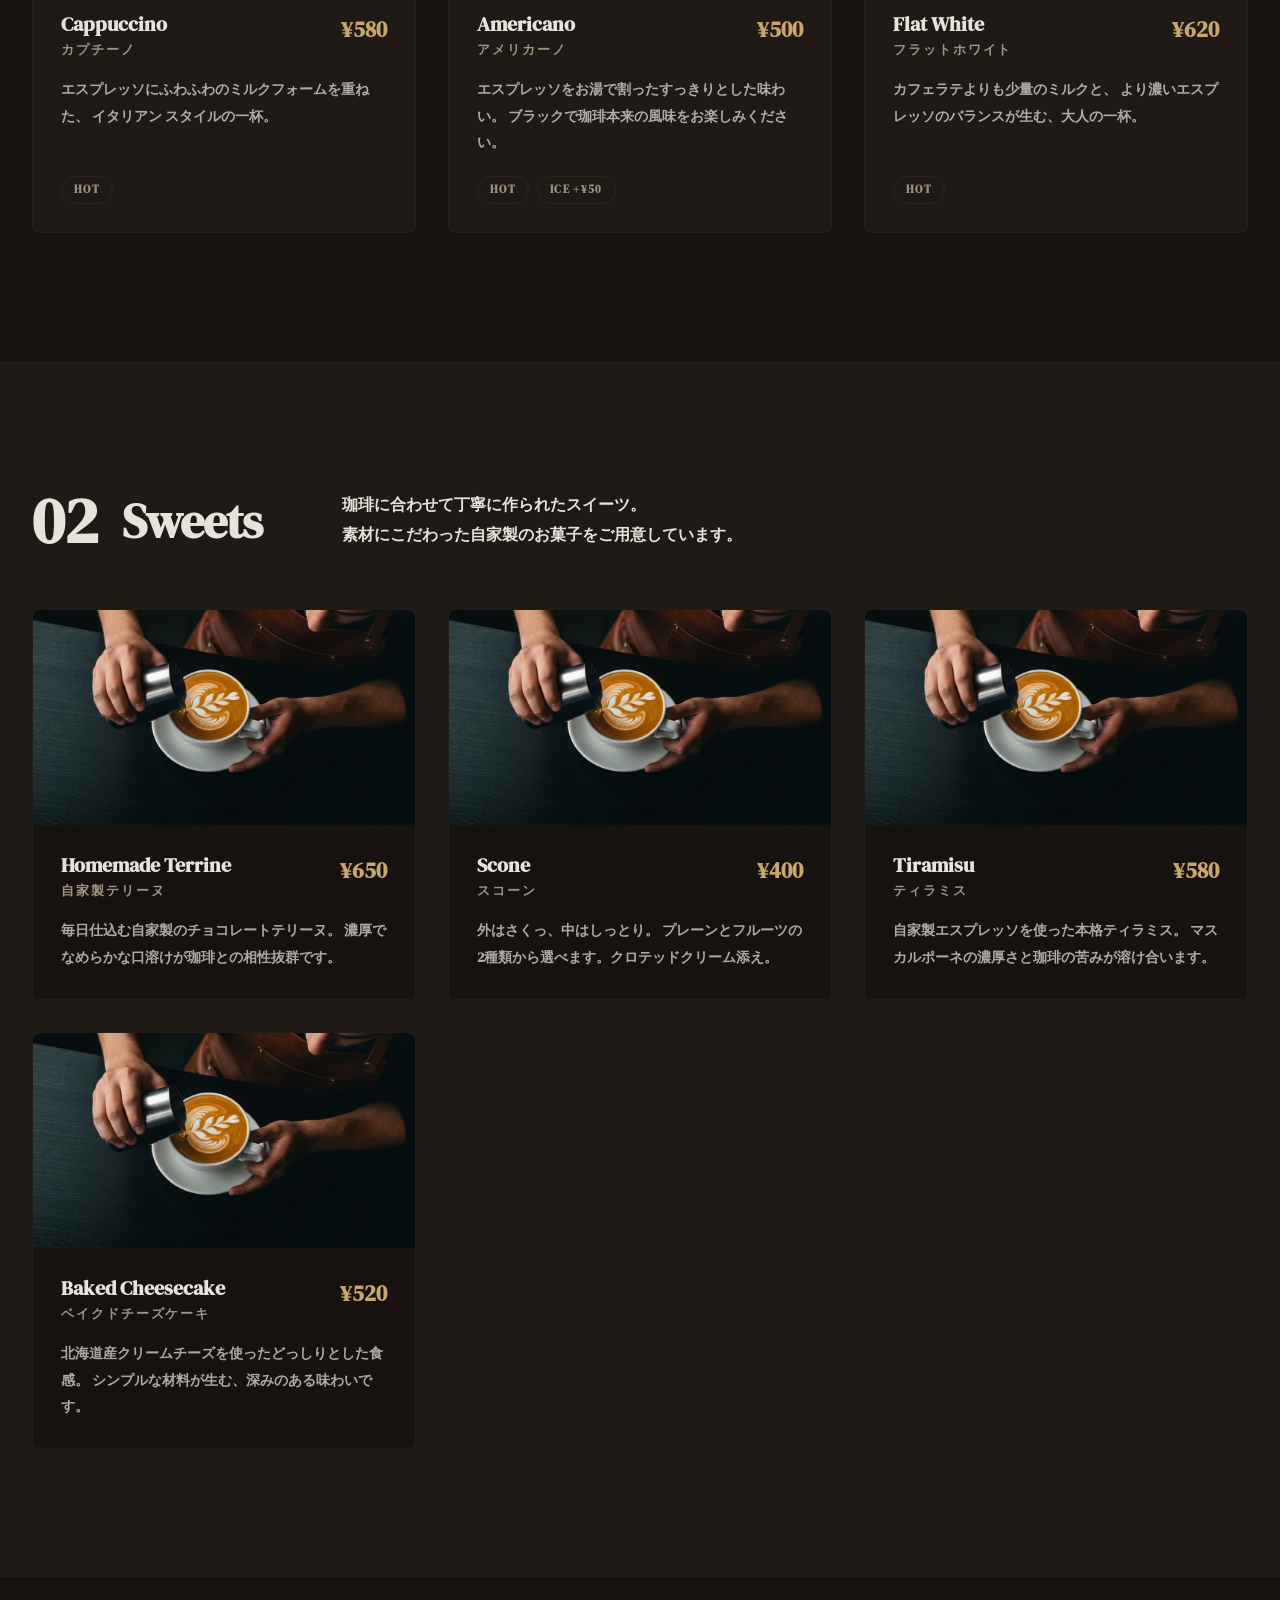
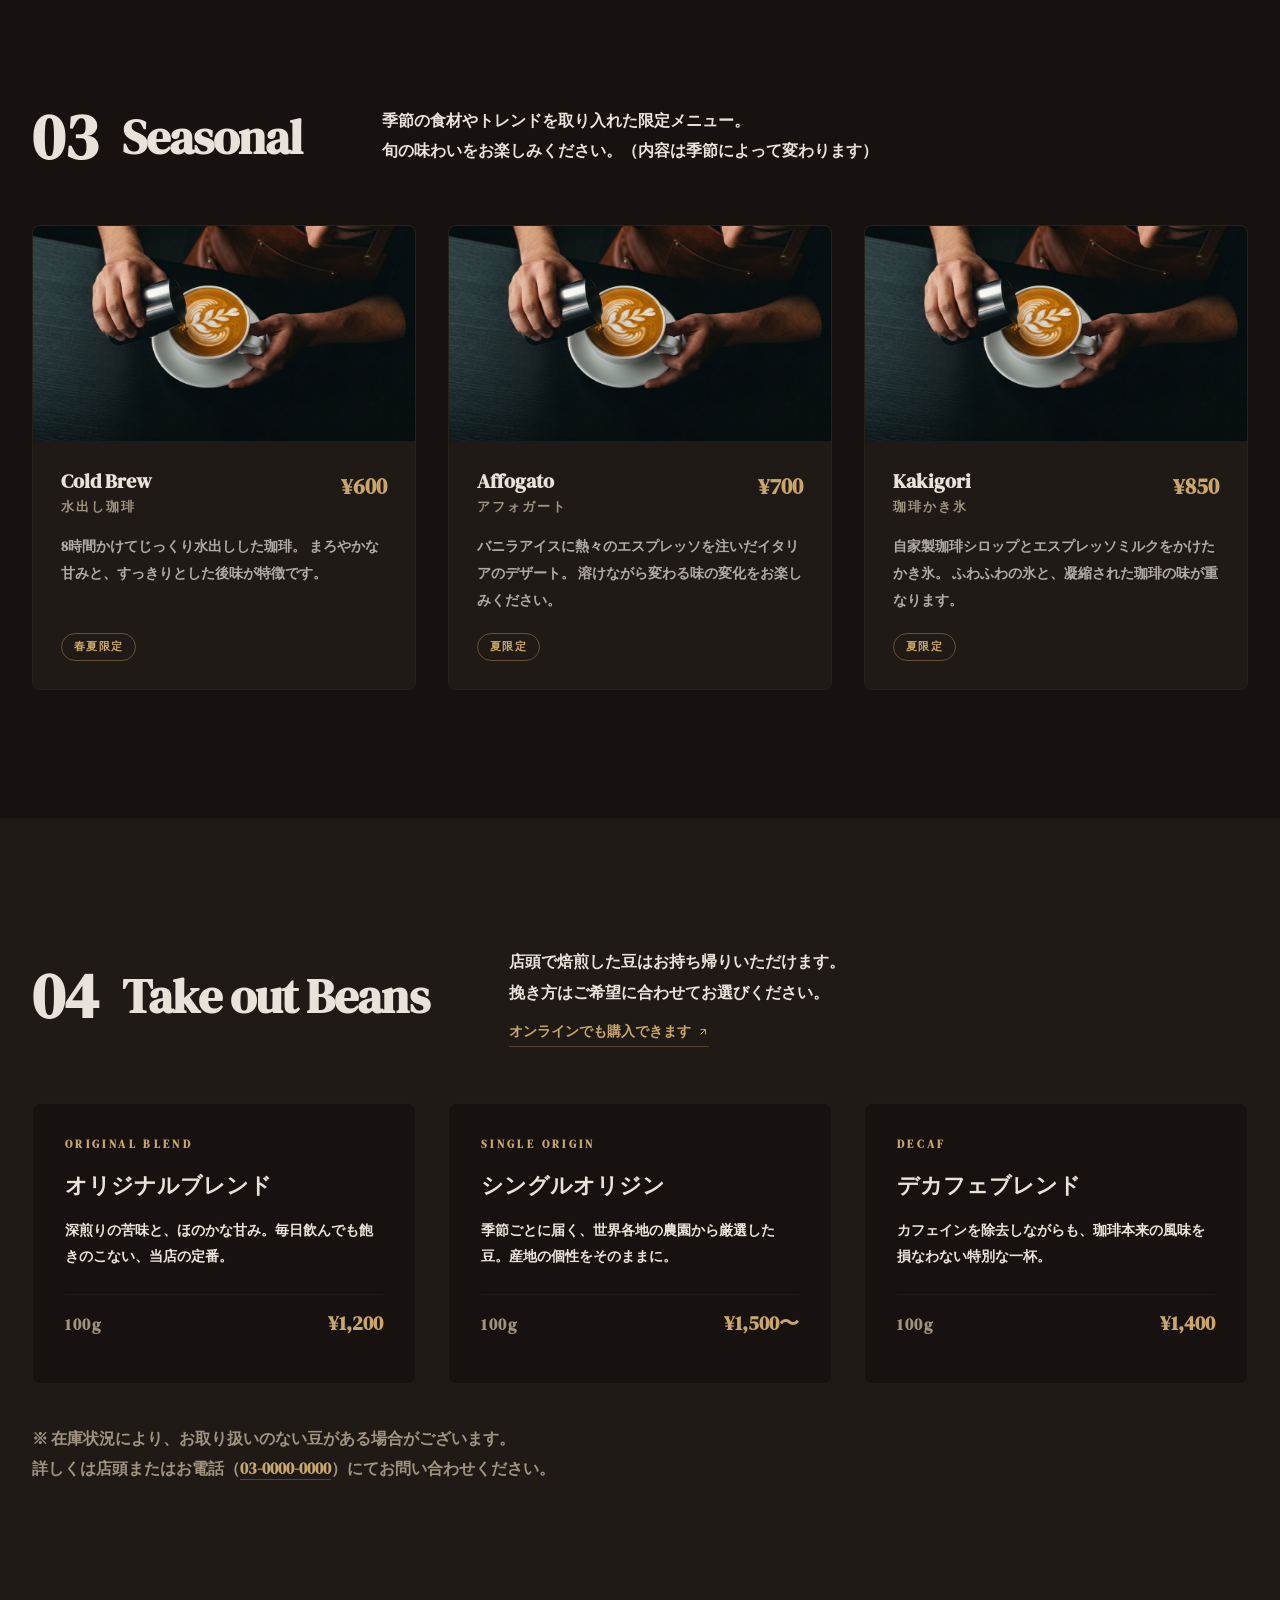
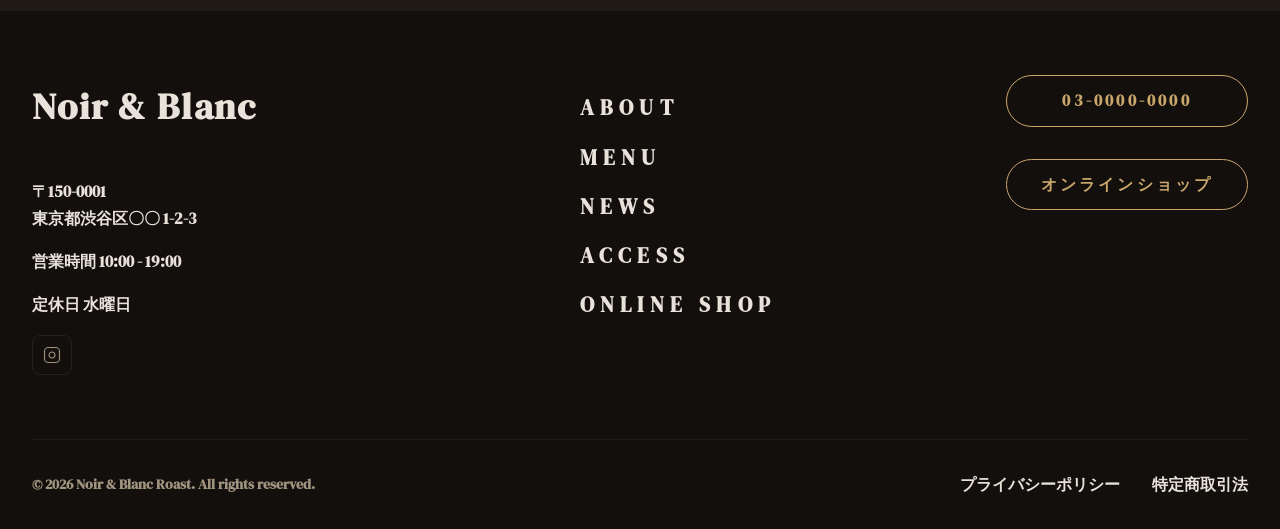
<file: menu.html>
<!doctype html>
<html lang="ja">
  <head>
    <meta charset="UTF-8" />
    <meta name="viewport" content="width=device-width, initial-scale=1.0" />
    <meta name="theme-color" content="#1c1714" />
    <meta
      name="description"
      content="Noir & Blanc Roast のメニュー。自家焙煎珈琲、スイーツ、季節限定ドリンク。"
    />
    <meta property="og:type" content="website" />
    <meta property="og:title" content="Menu — Noir & Blanc Roast" />
    <meta
      property="og:description"
      content="自家焙煎珈琲、スイーツ、季節限定ドリンク。"
    />
    <meta property="og:url" content="https://noirblancroast.jp/menu.html" />
    <meta property="og:image" content="images/hero.jpg" />
    <meta property="og:locale" content="ja_JP" />
    <title>Menu — Noir &amp; Blanc Roast</title>
    <link rel="preconnect" href="https://fonts.googleapis.com" />
    <link rel="preconnect" href="https://fonts.gstatic.com" crossorigin />
    <link
      href="https://fonts.googleapis.com/css2?family=DM+Sans:wght@400;500;600&family=DM+Serif+Display&display=swap"
      rel="stylesheet"
    />
    <link rel="stylesheet" href="style.css" />
    <link rel="stylesheet" href="subpage.css" />
  </head>

  <body>
    <div id="header-placeholder"></div>

    <main id="main">
      <!-- ========== Page Hero ========== -->
      <section class="page-hero" aria-labelledby="page-hero-heading">
        <div class="page-hero-bg">
          <img src="images/hero.jpg" alt="Noir & Blanc Roast メニュー" />
        </div>
        <div class="container page-hero-content">
          <h1
            id="page-hero-heading"
            class="page-hero-heading animate-fade-up-1"
          >
            Menu
          </h1>
        </div>
        <nav class="breadcrumb" aria-label="パンくずリスト">
          <div class="container">
            <ol>
              <li><a href="index.html">Home</a></li>
              <li aria-current="page">Menu</li>
            </ol>
          </div>
        </nav>
      </section>

      <!-- インページナビ -->
      <div
        class="menu-page-nav reveal delay-2 container"
        role="navigation"
        aria-label="メニューカテゴリー"
      >
        <a href="#coffee" class="menu-page-nav-btn">Coffee</a>
        <a href="#sweets" class="menu-page-nav-btn">Sweets</a>
        <a href="#seasonal" class="menu-page-nav-btn">Seasonal</a>
        <a href="#beans" class="menu-page-nav-btn">Take out Beans</a>
      </div>

      <!-- ========== Coffee ========== -->
      <section
        class="menu-category section"
        id="coffee"
        aria-labelledby="coffee-heading"
      >
        <div class="container">
          <div class="menu-category-header reveal">
            <div class="menu-category-label">
              <span class="menu-category-num" aria-hidden="true">01</span>
              <div>
                <h2 id="coffee-heading" class="menu-category-title">Coffee</h2>
              </div>
            </div>
            <p class="menu-category-desc">
              自家焙煎の豆から、バリスタが丁寧に一杯ずつお淹れします。<br />
              豆の種類はお気軽にお申し付けください。
            </p>
          </div>

          <div class="menu-full-grid">
            <article class="menu-full-item reveal">
              <div class="menu-full-item__img">
                <img
                  src="images/craft-detail.jpg"
                  alt="ハンドドリップ"
                  loading="lazy"
                />
              </div>
              <div class="menu-full-item__body">
                <div class="menu-full-item__head">
                  <div>
                    <h3 class="menu-full-item__name">Hand Drip</h3>
                    <p class="menu-full-item__ja">ハンドドリップ</p>
                  </div>
                  <span class="menu-full-item__price">¥550</span>
                </div>
                <p class="menu-full-item__desc">
                  その日の豆の状態を見極め、最適な温度・速度でゆっくりと。
                  豆本来の香りと甘みが広がる、当店の看板メニューです。
                </p>
                <div class="menu-full-item__tags">
                  <span class="menu-tag">Hot</span>
                  <span class="menu-tag">Ice +¥50</span>
                </div>
              </div>
            </article>

            <article class="menu-full-item reveal delay-1">
              <div class="menu-full-item__img">
                <img
                  src="images/craft-detail.jpg"
                  alt="カフェラテ"
                  loading="lazy"
                />
              </div>
              <div class="menu-full-item__body">
                <div class="menu-full-item__head">
                  <div>
                    <h3 class="menu-full-item__name">Cafe Latte</h3>
                    <p class="menu-full-item__ja">カフェラテ</p>
                  </div>
                  <span class="menu-full-item__price">¥600</span>
                </div>
                <p class="menu-full-item__desc">
                  濃厚なエスプレッソと、きめ細かいスチームミルクのハーモニー。
                  ラテアートもお楽しみいただけます。
                </p>
                <div class="menu-full-item__tags">
                  <span class="menu-tag">Hot</span>
                  <span class="menu-tag">Ice +¥50</span>
                </div>
              </div>
            </article>

            <article class="menu-full-item reveal delay-2">
              <div class="menu-full-item__img">
                <img
                  src="images/craft-detail.jpg"
                  alt="エスプレッソ"
                  loading="lazy"
                />
              </div>
              <div class="menu-full-item__body">
                <div class="menu-full-item__head">
                  <div>
                    <h3 class="menu-full-item__name">Espresso</h3>
                    <p class="menu-full-item__ja">エスプレッソ</p>
                  </div>
                  <span class="menu-full-item__price">¥450</span>
                </div>
                <p class="menu-full-item__desc">
                  深煎りの豆を高圧で抽出した、凝縮されたコクと香り。
                  シングル・ダブルからお選びいただけます。
                </p>
                <div class="menu-full-item__tags">
                  <span class="menu-tag">Hot</span>
                  <span class="menu-tag">Single</span>
                  <span class="menu-tag">Double +¥100</span>
                </div>
              </div>
            </article>

            <article class="menu-full-item reveal">
              <div class="menu-full-item__img">
                <img
                  src="images/craft-detail.jpg"
                  alt="カプチーノ"
                  loading="lazy"
                />
              </div>
              <div class="menu-full-item__body">
                <div class="menu-full-item__head">
                  <div>
                    <h3 class="menu-full-item__name">Cappuccino</h3>
                    <p class="menu-full-item__ja">カプチーノ</p>
                  </div>
                  <span class="menu-full-item__price">¥580</span>
                </div>
                <p class="menu-full-item__desc">
                  エスプレッソにふわふわのミルクフォームを重ねた、 イタリアン
                  スタイルの一杯。
                </p>
                <div class="menu-full-item__tags">
                  <span class="menu-tag">Hot</span>
                </div>
              </div>
            </article>

            <article class="menu-full-item reveal delay-1">
              <div class="menu-full-item__img">
                <img
                  src="images/craft-detail.jpg"
                  alt="アメリカーノ"
                  loading="lazy"
                />
              </div>
              <div class="menu-full-item__body">
                <div class="menu-full-item__head">
                  <div>
                    <h3 class="menu-full-item__name">Americano</h3>
                    <p class="menu-full-item__ja">アメリカーノ</p>
                  </div>
                  <span class="menu-full-item__price">¥500</span>
                </div>
                <p class="menu-full-item__desc">
                  エスプレッソをお湯で割ったすっきりとした味わい。
                  ブラックで珈琲本来の風味をお楽しみください。
                </p>
                <div class="menu-full-item__tags">
                  <span class="menu-tag">Hot</span>
                  <span class="menu-tag">Ice +¥50</span>
                </div>
              </div>
            </article>

            <article class="menu-full-item reveal delay-2">
              <div class="menu-full-item__img">
                <img
                  src="images/craft-detail.jpg"
                  alt="フラットホワイト"
                  loading="lazy"
                />
              </div>
              <div class="menu-full-item__body">
                <div class="menu-full-item__head">
                  <div>
                    <h3 class="menu-full-item__name">Flat White</h3>
                    <p class="menu-full-item__ja">フラットホワイト</p>
                  </div>
                  <span class="menu-full-item__price">¥620</span>
                </div>
                <p class="menu-full-item__desc">
                  カフェラテよりも少量のミルクと、
                  より濃いエスプレッソのバランスが生む、大人の一杯。
                </p>
                <div class="menu-full-item__tags">
                  <span class="menu-tag">Hot</span>
                </div>
              </div>
            </article>
          </div>
        </div>
      </section>

      <!-- ========== Sweets ========== -->
      <section
        class="menu-category section menu-category--alt"
        id="sweets"
        aria-labelledby="sweets-heading"
      >
        <div class="container">
          <div class="menu-category-header reveal">
            <div class="menu-category-label">
              <span class="menu-category-num" aria-hidden="true">02</span>
              <div>
                <h2 id="sweets-heading" class="menu-category-title">Sweets</h2>
              </div>
            </div>
            <p class="menu-category-desc">
              珈琲に合わせて丁寧に作られたスイーツ。<br />
              素材にこだわった自家製のお菓子をご用意しています。
            </p>
          </div>

          <div class="menu-full-grid">
            <article class="menu-full-item reveal">
              <div class="menu-full-item__img">
                <img
                  src="images/craft-detail.jpg"
                  alt="自家製テリーヌ"
                  loading="lazy"
                />
              </div>
              <div class="menu-full-item__body">
                <div class="menu-full-item__head">
                  <div>
                    <h3 class="menu-full-item__name">Homemade Terrine</h3>
                    <p class="menu-full-item__ja">自家製テリーヌ</p>
                  </div>
                  <span class="menu-full-item__price">¥650</span>
                </div>
                <p class="menu-full-item__desc">
                  毎日仕込む自家製のチョコレートテリーヌ。
                  濃厚でなめらかな口溶けが珈琲との相性抜群です。
                </p>
              </div>
            </article>

            <article class="menu-full-item reveal delay-1">
              <div class="menu-full-item__img">
                <img
                  src="images/craft-detail.jpg"
                  alt="スコーン"
                  loading="lazy"
                />
              </div>
              <div class="menu-full-item__body">
                <div class="menu-full-item__head">
                  <div>
                    <h3 class="menu-full-item__name">Scone</h3>
                    <p class="menu-full-item__ja">スコーン</p>
                  </div>
                  <span class="menu-full-item__price">¥400</span>
                </div>
                <p class="menu-full-item__desc">
                  外はさくっ、中はしっとり。
                  プレーンとフルーツの2種類から選べます。クロテッドクリーム添え。
                </p>
              </div>
            </article>

            <article class="menu-full-item reveal delay-2">
              <div class="menu-full-item__img">
                <img
                  src="images/craft-detail.jpg"
                  alt="ティラミス"
                  loading="lazy"
                />
              </div>
              <div class="menu-full-item__body">
                <div class="menu-full-item__head">
                  <div>
                    <h3 class="menu-full-item__name">Tiramisu</h3>
                    <p class="menu-full-item__ja">ティラミス</p>
                  </div>
                  <span class="menu-full-item__price">¥580</span>
                </div>
                <p class="menu-full-item__desc">
                  自家製エスプレッソを使った本格ティラミス。
                  マスカルポーネの濃厚さと珈琲の苦みが溶け合います。
                </p>
              </div>
            </article>

            <article class="menu-full-item reveal">
              <div class="menu-full-item__img">
                <img
                  src="images/craft-detail.jpg"
                  alt="ベイクドチーズケーキ"
                  loading="lazy"
                />
              </div>
              <div class="menu-full-item__body">
                <div class="menu-full-item__head">
                  <div>
                    <h3 class="menu-full-item__name">Baked Cheesecake</h3>
                    <p class="menu-full-item__ja">ベイクドチーズケーキ</p>
                  </div>
                  <span class="menu-full-item__price">¥520</span>
                </div>
                <p class="menu-full-item__desc">
                  北海道産クリームチーズを使ったどっしりとした食感。
                  シンプルな材料が生む、深みのある味わいです。
                </p>
              </div>
            </article>
          </div>
        </div>
      </section>

      <!-- ========== Seasonal ========== -->
      <section
        class="menu-category section"
        id="seasonal"
        aria-labelledby="seasonal-heading"
      >
        <div class="container">
          <div class="menu-category-header reveal">
            <div class="menu-category-label">
              <span class="menu-category-num" aria-hidden="true">03</span>
              <div>
                <h2 id="seasonal-heading" class="menu-category-title">
                  Seasonal
                </h2>
              </div>
            </div>
            <p class="menu-category-desc">
              季節の食材やトレンドを取り入れた限定メニュー。<br />
              旬の味わいをお楽しみください。（内容は季節によって変わります）
            </p>
          </div>

          <div class="menu-full-grid">
            <article class="menu-full-item reveal">
              <div class="menu-full-item__img">
                <img
                  src="images/craft-detail.jpg"
                  alt="水出し珈琲"
                  loading="lazy"
                />
              </div>
              <div class="menu-full-item__body">
                <div class="menu-full-item__head">
                  <div>
                    <h3 class="menu-full-item__name">Cold Brew</h3>
                    <p class="menu-full-item__ja">水出し珈琲</p>
                  </div>
                  <span class="menu-full-item__price">¥600</span>
                </div>
                <p class="menu-full-item__desc">
                  8時間かけてじっくり水出しした珈琲。
                  まろやかな甘みと、すっきりとした後味が特徴です。
                </p>
                <div class="menu-full-item__tags">
                  <span class="menu-tag menu-tag--season">春夏限定</span>
                </div>
              </div>
            </article>

            <article class="menu-full-item reveal delay-1">
              <div class="menu-full-item__img">
                <img
                  src="images/craft-detail.jpg"
                  alt="アフォガート"
                  loading="lazy"
                />
              </div>
              <div class="menu-full-item__body">
                <div class="menu-full-item__head">
                  <div>
                    <h3 class="menu-full-item__name">Affogato</h3>
                    <p class="menu-full-item__ja">アフォガート</p>
                  </div>
                  <span class="menu-full-item__price">¥700</span>
                </div>
                <p class="menu-full-item__desc">
                  バニラアイスに熱々のエスプレッソを注いだイタリアのデザート。
                  溶けながら変わる味の変化をお楽しみください。
                </p>
                <div class="menu-full-item__tags">
                  <span class="menu-tag menu-tag--season">夏限定</span>
                </div>
              </div>
            </article>

            <article class="menu-full-item reveal delay-2">
              <div class="menu-full-item__img">
                <img
                  src="images/craft-detail.jpg"
                  alt="珈琲かき氷"
                  loading="lazy"
                />
              </div>
              <div class="menu-full-item__body">
                <div class="menu-full-item__head">
                  <div>
                    <h3 class="menu-full-item__name">Kakigori</h3>
                    <p class="menu-full-item__ja">珈琲かき氷</p>
                  </div>
                  <span class="menu-full-item__price">¥850</span>
                </div>
                <p class="menu-full-item__desc">
                  自家製珈琲シロップとエスプレッソミルクをかけたかき氷。
                  ふわふわの氷と、凝縮された珈琲の味が重なります。
                </p>
                <div class="menu-full-item__tags">
                  <span class="menu-tag menu-tag--season">夏限定</span>
                </div>
              </div>
            </article>
          </div>
        </div>
      </section>

      <!-- ========== Take-out Beans ========== -->
      <section
        class="menu-category section menu-category--alt"
        id="beans"
        aria-labelledby="beans-heading"
      >
        <div class="container">
          <div class="menu-category-header reveal">
            <div class="menu-category-label">
              <span class="menu-category-num" aria-hidden="true">04</span>
              <div>
                <h2 id="beans-heading" class="menu-category-title">
                  Take out Beans
                </h2>
              </div>
            </div>
            <p class="menu-category-desc">
              店頭で焙煎した豆はお持ち帰りいただけます。<br />
              挽き方はご希望に合わせてお選びください。<br />
              <a href="index.html#shop" class="beans-shop-link">
                オンラインでも購入できます
                <svg
                  width="12"
                  height="12"
                  viewBox="0 0 24 24"
                  fill="none"
                  stroke="currentColor"
                  stroke-width="2"
                  aria-hidden="true"
                >
                  <path d="M7 7h10v10" />
                  <path d="M7 17 17 7" />
                </svg>
              </a>
            </p>
          </div>

          <div class="beans-grid">
            <div class="beans-item reveal">
              <div class="beans-item__tag">Original Blend</div>
              <h3 class="beans-item__name">オリジナルブレンド</h3>
              <p class="beans-item__desc">
                深煎りの苦味と、ほのかな甘み。毎日飲んでも飽きのこない、当店の定番。
              </p>
              <div class="beans-item__footer">
                <span class="beans-item__size">100g</span>
                <span class="beans-item__price">¥1,200</span>
              </div>
            </div>

            <div class="beans-item reveal delay-1">
              <div class="beans-item__tag">Single Origin</div>
              <h3 class="beans-item__name">シングルオリジン</h3>
              <p class="beans-item__desc">
                季節ごとに届く、世界各地の農園から厳選した豆。産地の個性をそのままに。
              </p>
              <div class="beans-item__footer">
                <span class="beans-item__size">100g</span>
                <span class="beans-item__price">¥1,500〜</span>
              </div>
            </div>

            <div class="beans-item reveal delay-2">
              <div class="beans-item__tag">Decaf</div>
              <h3 class="beans-item__name">デカフェブレンド</h3>
              <p class="beans-item__desc">
                カフェインを除去しながらも、珈琲本来の風味を損なわない特別な一杯。
              </p>
              <div class="beans-item__footer">
                <span class="beans-item__size">100g</span>
                <span class="beans-item__price">¥1,400</span>
              </div>
            </div>
          </div>

          <p class="beans-note reveal delay-3">
            ※ 在庫状況により、お取り扱いのない豆がある場合がございます。<br />
            詳しくは店頭またはお電話（<a href="tel:0300000000">03-0000-0000</a
            >）にてお問い合わせください。
          </p>
        </div>
      </section>
    </main>

    <!-- ========== Footer ========== -->
    <footer class="footer" id="contact">
      <div class="container">
        <div class="footer-main">
          <div class="footer-about">
            <div class="footer-brand">
              <div class="footer-brand-text">
                <p class="name">Noir &amp; Blanc</p>
              </div>
            </div>
            <address style="font-style: normal">
              <p>〒150-0001<br />東京都渋谷区〇〇 1-2-3</p>
              <p><strong>営業時間</strong> 10:00 - 19:00</p>
              <p style="margin-top: 1rem"><strong>定休日</strong> 水曜日</p>
            </address>
            <div class="footer-social">
              <a
                href="https://instagram.com"
                target="_blank"
                rel="noopener noreferrer"
                aria-label="Instagramを開く"
              >
                <svg
                  width="18"
                  height="18"
                  viewBox="0 0 24 24"
                  fill="none"
                  stroke="currentColor"
                  stroke-width="1.5"
                  aria-hidden="true"
                >
                  <rect x="2" y="2" width="20" height="20" rx="5" ry="5" />
                  <path d="M16 11.37A4 4 0 1 1 12.63 8 4 4 0 0 1 16 11.37z" />
                  <line x1="17.5" y1="6.5" x2="17.51" y2="6.5" />
                </svg>
              </a>
            </div>
          </div>
          <nav class="footer-nav" aria-label="サイトナビゲーション">
            <ul role="list">
              <li><a href="about.html">About</a></li>
              <li><a href="menu.html">Menu</a></li>
              <li><a href="index.html#news">News</a></li>
              <li><a href="about.html#access">Access</a></li>
              <li><a href="index.html#shop">Online shop</a></li>
            </ul>
          </nav>
          <div class="footer-info">
            <a href="tel:0300000000" class="footer-reserve">03-0000-0000</a>
            <a href="index.html#shop" class="footer-reserve"
              >オンラインショップ</a
            >
          </div>
        </div>
        <div class="footer-bottom">
          <p>
            &copy; 2026 <a href="index.html">Noir &amp; Blanc Roast.</a> All
            rights reserved.
          </p>
          <div class="footer-legal">
            <a href="#privacy">プライバシーポリシー</a>
            <a href="#terms">特定商取引法</a>
          </div>
        </div>
      </div>
    </footer>

    <script src="script.js"></script>
  </body>
</html>
</file>
<file: style.css>
/* ============================================================
   style.css  –  Noir & Blanc Roast
   ============================================================ */


/* ----------------------------------------
   Design Tokens
   ---------------------------------------- */

:root {
    --background: #17120f;
    --foreground: #e8e2da;
    --card: #1f1a16;
    --card-foreground: #e8e2da;
    --primary: #c9a66b;
    --primary-fg: #17120f;
    --secondary: #292019;
    --muted-fg: #a0937f;
    --border: #3a3128;
    --overlay: rgba(23, 18, 15, 0.92);
    --font-jp: var(--font-sans);
    --radius: 0.5rem;
    --font-sans: 'DM Sans', system-ui, sans-serif;
    --font-serif: 'DM Serif Display', Georgia, serif;
}


/* ----------------------------------------
   Reset
   ---------------------------------------- */

*,
*::before,
*::after {
    box-sizing: border-box;
    margin: 0;
    padding: 0;
}

html {
    scroll-behavior: smooth;
    -webkit-font-smoothing: antialiased;
}

body {
    font-family: var(--font-serif);
    background: var(--background);
    color: var(--foreground);
    line-height: 1.6;
    min-width: 320px;
    font-weight: 600;
}

img {
    display: block;
    max-width: 100%;
    height: auto;
}

a {
    text-decoration: none;
    color: inherit;
}


/* ----------------------------------------
   Utility
   ---------------------------------------- */

.container {
    width: 100%;
    max-width: 80rem;
    margin: 0 auto;
    padding: 0 1.5rem;
}

@media (min-width: 768px) {
    .container {
        padding: 0 2rem;
    }
}


/* アクセシビリティ: フォーカスリング */

:focus-visible {
    outline: 2px solid var(--primary);
    outline-offset: 3px;
}


/* ----------------------------------------
   Animations
   ---------------------------------------- */

@keyframes fadeUp {
    from {
        opacity: 0;
        transform: translateY(30px);
    }
    to {
        opacity: 1;
        transform: translateY(0);
    }
}

@keyframes pulse {
    0%,
    100% {
        opacity: 1;
    }
    50% {
        opacity: 0.5;
    }
}

@keyframes fadeIn {
    from {
        opacity: 0;
    }
    to {
        opacity: 1;
    }
}


/* Hero 入場アニメ（ページ読み込み時のみ） */

.animate-fade-up {
    animation: fadeUp 0.8s ease-out forwards;
    opacity: 0;
}

.animate-fade-up-1 {
    animation: fadeUp 0.8s ease-out 0.1s forwards;
    opacity: 0;
}

.animate-fade-up-2 {
    animation: fadeUp 0.8s ease-out 0.2s forwards;
    opacity: 0;
}

.animate-fade-up-3 {
    animation: fadeUp 0.8s ease-out 0.3s forwards;
    opacity: 0;
}


/* スクロール連動 reveal（IntersectionObserver で .visible を付与）*/

.reveal {
    opacity: 0;
    transform: translateY(24px);
    transition: opacity 0.7s ease-out, transform 0.7s ease-out;
}

.reveal.delay-1 {
    transition-delay: 0.1s;
}

.reveal.delay-2 {
    transition-delay: 0.2s;
}

.reveal.delay-3 {
    transition-delay: 0.3s;
}

.reveal.visible {
    opacity: 1;
    transform: none;
}


/* prefers-reduced-motion: アニメ無効化 */

@media (prefers-reduced-motion: reduce) {
    .animate-fade-up,
    .animate-fade-up-1,
    .animate-fade-up-2,
    .animate-fade-up-3,
    .reveal {
        animation: none;
        transition: none;
        opacity: 1;
        transform: none;
    }
}


/* ----------------------------------------
   Header
   ---------------------------------------- */

.header {
    position: fixed;
    top: 0;
    left: 0;
    right: 0;
    z-index: 50;
    background: transparent;
    transition: background 0.5s, border-color 0.5s;
}

.header.scrolled {
    background: rgba(26, 21, 18, 0.95);
    backdrop-filter: blur(12px);
    -webkit-backdrop-filter: blur(12px);
    /* Safari 対応 */
    border-bottom: 1px solid rgba(52, 44, 37, 0.5);
}

.nav {
    display: flex;
    align-items: center;
    justify-content: space-between;
    height: 5rem;
            padding: 0 2rem;
}


/* ブランドロゴ */

.nav-brand {
    display: flex;
    align-items: center;
    gap: 0.75rem;
}

.nav-brand-icon {
    width: 2.5rem;
    height: 2.5rem;
    border-radius: var(--radius);
    background: rgba(201, 166, 107, 0.1);
    border: 1px solid rgba(201, 166, 107, 0.3);
    display: flex;
    align-items: center;
    justify-content: center;
    transition: all 0.3s;
}

.nav-brand:hover .nav-brand-icon {
    border-color: rgba(201, 166, 107, 0.6);
    background: rgba(201, 166, 107, 0.2);
}

.nav-brand-icon span {
    font-family: var(--font-serif);
    font-size: 1.125rem;
    color: var(--primary);
}

.nav-brand-text {
    flex-direction: column;
}

.nav-brand-sub {
    font-size: 0.75rem;
    letter-spacing: 0.3em;
    text-transform: uppercase;
    color: var(--muted-fg);
}

.nav-brand-name {
    font-family: var(--font-serif);
    font-size: 2.2rem;
    letter-spacing: 0.05em;
}

@media (min-width: 640px) {
    .nav-brand-text {
        display: flex;
    }
}


/* デスクトップ nav リンク */

.nav-links {
    display: none;
    align-items: center;
    gap: 2.5rem;
    list-style: none;
}

@media (min-width: 1024px) {
    .nav-links {
        display: flex;
    }
}

.nav-links a {
    position: relative;
    font-size: 1.1rem;
    letter-spacing: 0.15em;
    text-transform: uppercase;
    transition: color 0.3s;
}

.nav-links a::after {
    content: '';
    position: absolute;
    bottom: -4px;
    left: 0;
    width: 0;
    height: 1px;
    background: var(--primary);
    transition: width 0.3s;
}

.nav-links a:hover::after {
    width: 100%;
}


/* CTA ボタン */

.nav-cta {
    display: none;
    padding: 0.625rem 1.5rem;
    font-size: 0.875rem;
    letter-spacing: 0.2em;
    text-transform: uppercase;
    background: var(--foreground);
    color: var(--primary-fg);
    border-radius: 9999px;
    transition: background 0.3s;
}

@media (min-width: 768px) {
    .nav-cta {
        display: inline-flex;
    }
}

.nav-cta:hover {
    background: rgba(201, 166, 107, 0.9);
}


/* ハンバーガーボタン */

.menu-toggle {
    display: flex;
    background: none;
    border: none;
    padding: 0.5rem;
    color: var(--foreground);
    cursor: pointer;
    transition: color 0.3s;
}

.menu-toggle:hover {
    color: var(--primary);
}

@media (min-width: 1024px) {
    .menu-toggle {
        display: none;
    }
}


/* ----------------------------------------
   Mobile Menu
   ---------------------------------------- */

.mobile-menu {
    position: fixed;
    inset: 0;
    z-index: 40;
    background: var(--background);
    display: flex;
    flex-direction: column;
    align-items: center;
    justify-content: center;
    gap: 2rem;
    opacity: 0;
    visibility: hidden;
    /* visibility で tabindex ブロック */
    pointer-events: none;
    transition: opacity 0.4s, visibility 0.4s;
}

.mobile-menu.open {
    opacity: 1;
    visibility: visible;
    pointer-events: auto;
}

.mobile-menu a {
    font-family: var(--font-serif);
    font-size: 2rem;
    letter-spacing: 0.05em;
    transition: color 0.3s;
}

.mobile-menu a:hover {
    color: var(--primary);
}

.mobile-menu-close {
    position: absolute;
    top: 1.5rem;
    right: 1.5rem;
    background: none;
    border: none;
    padding: 0.5rem;
    color: var(--muted-fg);
    cursor: pointer;
    transition: color 0.3s;
}

.mobile-menu-close:hover {
    color: var(--primary);
}

.mobile-menu-cta {
    margin-top: 1rem;
    padding: 1rem 2.5rem;
    font-size: 0.875rem;
    letter-spacing: 0.2em;
    text-transform: uppercase;
    border: 1px solid var(--primary);
    color: var(--primary);
    border-radius: 9999px;
    transition: all 0.3s;
}

.mobile-menu-cta:hover {
    background: var(--primary);
    color: var(--primary-fg);
}


/* ----------------------------------------
   Hero
   ---------------------------------------- */

.hero {
    position: relative;
    min-height: 100vh;
    overflow: hidden;
}

.hero-bg {
    position: absolute;
    inset: 0;
}

.hero-bg img {
    width: 100%;
    height: 100%;
    object-fit: cover;
}

.hero-bg::before {
    content: '';
    position: absolute;
    inset: 0;
    background: linear-gradient(to bottom, rgba(26, 21, 18, 0.7), rgba(26, 21, 18, 0.1), #1a1512);
}

.hero-bg::after {
    content: '';
    position: absolute;
    inset: 0;
    background: linear-gradient(to right, rgba(26, 21, 18, 0.8), transparent, rgba(26, 21, 18, 0.2));
}

.hero-content {
    position: relative;
    z-index: 10;
    display: flex;
    flex-direction: column;
    justify-content: center;
    min-height: 80vh;
    padding: 6rem 2rem;
}

.hero-label {
    display: flex;
    align-items: center;
    gap: 1rem;
    margin-bottom: 2rem;
}

.hero-label .line {
    width: 2rem;
    height: 1px;
    background: rgba(201, 166, 107, 0.6);
}

.hero-label .text {
    font-size: 2rem;
}
@media (max-width: 767px) {
    .hero h1{
        text-align: center;
    }
    .hero-label {
        margin: 0 auto 20px;
    }
    .hero-label .text {
        font-size: 1.2rem;
    }
    
}

/* h1 は1ページに1つ */

.hero h1 {
    font-family: var(--font-serif);
    font-size: clamp(2rem, 8vw, 4rem);
    line-height: 1.15;
    letter-spacing: -0.02em;
}

.hero h1 .accent {
    color: var(--primary);
}

.hero-tagline {
    min-height: 4rem;
    margin-top: 2rem;
}

.hero-tagline p {
    font-size: clamp(1rem, 3vw, 1.25rem);
    color: var(--muted-fg);
    line-height: 1.8;
    transition: opacity 0.4s;
}

.hero-buttons {
    margin-top: 3rem;
    display: flex;
    flex-direction: column;
    align-items: center;
    gap: 1rem;
}

@media (min-width: 640px) {
    .hero-buttons {
        flex-direction: row;
        gap: 1.5rem;
    }
}

.btn-primary {
    padding: 1rem 2.5rem;
    font-size: 0.875rem;
    letter-spacing: 0.2em;
    text-transform: uppercase;
    background: var(--primary);
    color: var(--primary-fg);
    border: none;
    border-radius: 9999px;
    cursor: pointer;
    transition: background 0.3s;
}

.btn-primary:hover {
    background: rgba(201, 166, 107, 0.85);
}

.btn-outline {
    padding: 1rem 2.5rem;
    font-size: 0.875rem;
    letter-spacing: 0.2em;
    text-transform: uppercase;
    background: transparent;
    color: var(--foreground);
    border: 1px solid rgba(52, 44, 37, 0.6);
    border-radius: 9999px;
    cursor: pointer;
    transition: border-color 0.3s;
}

.btn-outline:hover {
    border-color: var(--primary);
}

.hero-scroll {
    position: absolute;
    bottom: 3rem;
    left: 50%;
    transform: translateX(-50%);
    display: flex;
    flex-direction: column;
    align-items: center;
    gap: 0.75rem;
    color: var(--muted-fg);
    transition: color 0.3s;
}

.hero-scroll:hover {
    color: var(--primary);
}

.hero-scroll span {
    letter-spacing: 0.3em;
    text-transform: uppercase;
}

.hero-scroll-line {
    position: relative;
    width: 1px;
    height: 4rem;
}

.hero-scroll-line::before {
    content: '';
    position: absolute;
    top: 0;
    left: 0;
    width: 100%;
    height: 50%;
    background: linear-gradient(to bottom, var(--primary), transparent);
    animation: pulse 2s infinite;
}


/* ----------------------------------------
   Section Common
   ---------------------------------------- */

.section {
    padding: 6rem 0;
}

@media (min-width: 768px) {
    .section {
        padding: 8rem 0;
    }
}

.section-label {
    display: flex;
    align-items: center;
    gap: 1rem;
    margin-bottom: 1.5rem;
}

.section-label .line {
    height: 1px;
    width: 4rem;
    background: var(--border);
}

.section-label .text {
    font-size: 0.75rem;
    letter-spacing: 0.4em;
    text-transform: uppercase;
    color: var(--primary);
}

.section-title {
    font-family: var(--font-serif);
    font-size: clamp(2.5rem, 5vw, 3.5rem);
    line-height: 1.15;
}

.section-title .accent {
    color: var(--primary);
}


/* ----------------------------------------
   About Section
   ---------------------------------------- */

.about-section {
    background: var(--card);
    position: relative;
    overflow: hidden;
}

.about-grid {
    display: grid;
    gap: 4rem;
    grid-template-columns: 1fr 1fr;
        gap: 6rem;
        align-items: center;
}



.about-content p {
    font-size: 1.2rem;
    line-height: 2;
    margin-top: 1.5rem;
}
@media (max-width: 1023px) {
    .about-grid {
        grid-template-columns: 1fr;
    }
    .about-content p {
    font-size: 1rem;
}
}
.about-philosophy {
    margin-top: 3rem;
    padding-top: 3rem;
    border-top: 1px solid rgba(52, 44, 37, 0.4);
}

.about-philosophy-title {
    font-size: 0.875rem;
    letter-spacing: 0.2em;
    text-transform: uppercase;
    color: var(--primary);
    margin-bottom: 1rem;
}

.about-philosophy p {
    font-family: var(--font-serif);
    font-size: 1.25rem;
    line-height: 1.8;
    margin-top: 0;
}

.about-gallery {
}

.about-gallery-item {
    position: relative;
    overflow: hidden;
    border-radius: var(--radius);
    aspect-ratio: 4/3;
}

.about-gallery-item img {
    width: 100%;
    height: 100%;
    object-fit: cover;
    transition: transform 0.7s;
}


/* ----------------------------------------
   Menu Section
   ---------------------------------------- */

.menu-section {
    position: relative;
}

.menu-header {
    display: grid;
    gap: 3rem;
    margin-bottom: 4rem;
}

@media (min-width: 1024px) {
    .menu-header {
        grid-template-columns: 1fr 1fr;
        gap: 6rem;
        align-items: end;
    }
}

.menu-header p {
    font-size: 1rem;
    line-height: 1.8;
    color: var(--muted-fg);
}

.menu-grid {
    display: grid;
    gap: 1.5rem;
}

@media (min-width: 768px) {
    .menu-grid {
        grid-template-columns: repeat(3, 1fr);
        gap: 2rem;
    }
}

.menu-card {
    position: relative;
    overflow: hidden;
    background: rgba(33, 28, 24, 0.8);
    backdrop-filter: blur(8px);
    -webkit-backdrop-filter: blur(8px);
    /* Safari 対応 */
    border: 1px solid rgba(52, 44, 37, 0.4);
    border-radius: var(--radius);
    padding: 2rem;
    transition: all 0.5s;
}

.menu-card:hover {
    border-color: rgba(201, 166, 107, 0.4);
    background: var(--card);
}

.menu-card-number {
    position: absolute;
    top: 1rem;
    right: 1.5rem;
    font-family: var(--font-serif);
    font-size: 3rem;
    color: rgba(52, 44, 37, 0.3);
    transition: color 0.3s;
}

.menu-card:hover .menu-card-number {
    color: rgba(201, 166, 107, 0.2);
}

.menu-card-icon {
    width: 3rem;
    height: 3rem;
    display: flex;
    align-items: center;
    justify-content: center;
    border: 1px solid rgba(52, 44, 37, 0.6);
    border-radius: var(--radius);
    color: var(--muted-fg);
    transition: all 0.3s;
}

.menu-card:hover .menu-card-icon {
    border-color: var(--primary);
    color: var(--primary);
}

.menu-card h3 {
    margin-top: 1.5rem;
    font-family: var(--font-serif);
    font-size: 2rem;
}

.menu-card .subtitle {
    margin-top: 0.25rem;
    font-size: 1.1rem;
    letter-spacing: 0.15em;
    color: var(--muted-fg);
}

.menu-items {
    margin-top: 1.5rem;
    display: flex;
    flex-direction: column;
    gap: 1rem;
}

.menu-item {
    display: flex;
    align-items: baseline;
    gap: 0.5rem;
}

.menu-item-info {
    display: flex;
    flex-direction: column;
}

.menu-item-name-ja {
    font-size: 1rem;
    transition: color 0.3s;
}

.menu-item:hover .menu-item-name-ja {
    color: var(--primary);
}

.menu-item-name {
    font-size: 1.1rem;
    color: rgb(121 107 92);
}

.menu-item-dots {
    flex: 1;
    min-width: 1rem;
    border-bottom: 1px dotted rgba(52, 44, 37, 0.5);
    margin-bottom: 0.4rem;
}

.menu-item-price {
    font-size: 1rem;
    font-variant-numeric: tabular-nums;
}

.menu-card-line {
    position: absolute;
    bottom: 0;
    left: 0;
    width: 0;
    height: 2px;
    background: var(--primary);
    border-radius: 9999px;
    transition: width 0.5s;
}

.menu-card:hover .menu-card-line {
    width: 100%;
}

/* ----------------------------------------
   Online Store
   ---------------------------------------- */
.shop-section {
  position: relative; overflow: hidden;
  padding: 7rem 0 8rem;
}
.shop-bg {
  position: absolute; inset: 0;
}
.shop-bg img { width: 100%; height: 100%; object-fit: cover; }
.shop-bg::before {
  content: ''; position: absolute; inset: 0;
  background: linear-gradient(160deg,
    rgba(18,15,13,0.96) 0%,
    rgba(18,15,13,0.88) 60%,
    rgba(18,15,13,0.96) 100%);
}
.shop-bg::after {
  content: ''; position: absolute; top: 0; left: 0; right: 0; height: 1px;
  background: linear-gradient(90deg, transparent, var(--primary), transparent);
  opacity: 0.3;
}
 
.shop-content { position: relative; z-index: 10; }
 
.shop-header { max-width: 42rem; margin-bottom: 4.5rem; }
.shop-title  { color: var(--fg); }
.shop-title em { color: var(--primary); }
.shop-desc {
  font-family: var(--font-jp); 
  font-size: 1rem;
  line-height: 1.9; color: var(--fg-muted); margin-top: 1.5rem;
}
 
.shop-products {
  display: grid; 
  gap: 1.5rem;
}
@media (min-width: 768px) { 
    .shop-products { 
        grid-template-columns: repeat(2, 1fr); gap: 2rem; 
    } }

.shop-product {
  display: flex; 
  flex-direction: column;
  background: rgba(28, 23, 20, 0.85);
  border: 1px solid var(--border);
  border-radius: var(--radius);
  overflow: hidden;
  transition: all 0.5s;
  backdrop-filter: blur(8px); 
  -webkit-backdrop-filter: blur(8px);
}
.shop-product:hover { 
    border-color: rgba(201,164,106,0.4); transform: translateY(-4px); }
 
.shop-product-img {
  position: relative; 
  aspect-ratio: 16/10; 
  overflow: hidden;
}
.shop-product-img img {
  width: 100%; 
  height: 100%; 
  object-fit: cover;
}
.shop-product-badge {
  position: absolute; top: 1rem; right: 1rem;
  padding: 0.3rem 0.875rem;
  font-size: 0.7rem; letter-spacing: 0.2em; text-transform: uppercase;
  background: rgba(18,15,13,0.85); color: var(--primary);
  border: 1px solid rgba(201,164,106,0.35);
  backdrop-filter: blur(6px); -webkit-backdrop-filter: blur(6px);
}
 
.shop-product-body {
  padding: 1.75rem 2rem 2rem; display: flex; flex-direction: column; flex: 1;
}
.shop-product-tag {
  display: block; 
  font-size: 0.8rem; 
  letter-spacing: 0.3em; 
  text-transform: uppercase;
  color: var(--primary); margin-bottom: 0.75rem;
}
.shop-product-name {
  font-size: 2rem;
}
.shop-product-desc {
  font-family: var(--font-jp); font-size: 0.9rem;
  line-height: 1.85; color: var(--fg-muted); margin-top: 0.875rem; flex: 1;
}
.shop-product-footer {
  display: flex; align-items: center; justify-content: space-between;
  padding-top: 1.25rem;
  border-top: 1px solid var(--border-dim);
}
.shop-product-price {
  font-family: var(--font-serif); 
  font-size: 1.5rem;
  font-variant-numeric: tabular-nums;
}
.shop-product-btn {
  padding: 1rem 2rem;
  font-size: 1rem; 
  letter-spacing: 0.15em; 
  text-transform: uppercase;
  background: var(--foreground); 
  border-radius: 9999px;
  color: #120f0d;
  transition: background 0.3s;
}
.shop-product-btn:hover { background: rgba(201,164,106,0.85); }
 
.shop-all {
  display: flex; flex-direction: column; align-items: center; gap: 1.25rem;
  margin-top: 4rem; text-align: center;
}
.btn-shop-all {
  display: inline-flex; align-items: center; gap: 0.625rem;
  padding: 1rem 3rem;
  font-size: 0.875rem; letter-spacing: 0.2em; text-transform: uppercase;
  border: 1px solid var(--primary); 
  color: var(--primary);
  transition: all 0.5s;
  position: relative; 
  overflow: hidden;
}

.btn-shop-all span, .btn-shop-all svg { 
    position: relative; z-index: 1; }
.btn-shop-all:hover { 
    color: #120f0d;
    background: var(--foreground); }
.btn-shop-all:hover::before { 
    transform: translateX(0); }
 
.shop-note {
  font-size: 0.8rem; color: var(--fg-muted); letter-spacing: 0.05em;
}

/* ----------------------------------------
   Gallery / Interior Section
   ---------------------------------------- */

.gallery-section {
    position: relative;
    overflow: hidden;
}

.gallery-section::before {
    content: '';
    position: absolute;
    inset: 0;
    background: linear-gradient(to bottom, var(--background), rgba(33, 28, 24, 0.3), var(--background));
    pointer-events: none;
}

.gallery-header {
    text-align: center;
    margin-bottom: 4rem;
}

.gallery-header .section-label {
    justify-content: center;
}

.bento-grid {
    display: grid;
    gap: 1rem;
}

@media (min-width: 768px) {
    .bento-grid {
        grid-template-columns: repeat(12, 1fr);
        gap: 1.5rem;
    }
}

.bento-item {
    position: relative;
    overflow: hidden;
    border-radius: var(--radius);
}

.bento-item img {
    width: 100%;
    height: 100%;
    object-fit: cover;
    transition: transform 0.7s;
}

.bento-item:hover img {
    transform: scale(1.05);
}

.bento-item.large {
    aspect-ratio: 4/3;
}

.bento-item.medium {
    aspect-ratio: 16/10;
}

@media (min-width: 768px) {
    .bento-item.large {
        grid-column: span 7;
        aspect-ratio: 16/12;
    }
    .bento-item.medium {
        grid-column: span 5;
    }
}

.bento-overlay {
    position: absolute;
    inset: 0;
    background: linear-gradient(to top, rgba(26, 21, 18, 0.8), transparent);
    opacity: 0;
    transition: opacity 0.5s;
}

.bento-item:hover .bento-overlay {
    opacity: 1;
}

.bento-content {
    position: absolute;
    bottom: 0;
    left: 0;
    right: 0;
    padding: 1.5rem;
    transform: translateY(1rem);
    opacity: 0;
    transition: all 0.5s;
}

.bento-item:hover .bento-content {
    transform: translateY(0);
    opacity: 1;
}

.bento-content .label {
    font-size: 0.75rem;
    letter-spacing: 0.3em;
    text-transform: uppercase;
    color: var(--primary);
    margin-bottom: 0.5rem;
}

.bento-content h3 {
    font-family: var(--font-serif);
    font-size: 1.25rem;
}

.bento-text-card {
    background: var(--card);
    border: 1px solid rgba(52, 44, 37, 0.4);
    border-radius: var(--radius);
    padding: 2rem;
    display: flex;
    flex-direction: column;
    justify-content: space-between;
    min-height: 200px;
    transition: border-color 0.5s;
}

@media (min-width: 768px) {
    .bento-text-card {
        grid-column: span 5;
    }
}

.bento-text-card:hover {
    border-color: rgba(201, 166, 107, 0.4);
}

.bento-text-card .label {
    font-size: 0.75rem;
    letter-spacing: 0.3em;
    text-transform: uppercase;
    color: var(--primary);
    margin-bottom: 1rem;
}

.bento-text-card h3 {
    font-family: var(--font-serif);
    font-size: 1.25rem;
    line-height: 1.4;
}

.bento-text-card p {
    margin-top: 1rem;
    font-size: 1rem;
    line-height: 1.7;
    color: var(--muted-fg);
}


/* ----------------------------------------
   Testimonial
   ---------------------------------------- */

.testimonial {
    position: relative;
    padding: 6rem 0;
    overflow: hidden;
}

@media (min-width: 768px) {
    .testimonial {
        padding: 8rem 0;
    }
}

.testimonial-bg {
    position: absolute;
    inset: 0;
    opacity: 0.2;
}

.testimonial-bg img {
    width: 100%;
    height: 100%;
    object-fit: cover;
}

.testimonial-bg::before {
    content: '';
    position: absolute;
    inset: 0;
    background: linear-gradient(to bottom, var(--background), rgba(26, 21, 18, 0.95), var(--background));
}

.testimonial-content {
    position: relative;
    z-index: 10;
    max-width: 48rem;
    margin: 0 auto;
    text-align: center;
    padding: 0 1.5rem;
}

.testimonial-quote-mark {
    font-family: var(--font-serif);
    font-size: clamp(4rem, 10vw, 6rem);
    line-height: 1;
    color: rgba(201, 166, 107, 0.2);
    user-select: none;
}

.testimonial blockquote {
    font-family: var(--font-serif);
    font-size: clamp(1.25rem, 3vw, 1.75rem);
    line-height: 1.6;
    margin-top: 1rem;
}

.testimonial blockquote .accent {
    color: var(--primary);
}

.testimonial-author {
    margin-top: 2rem;
    font-size: 0.875rem;
    letter-spacing: 0.2em;
    text-transform: uppercase;
    color: var(--muted-fg);
}


/* ----------------------------------------
   News Section
   ---------------------------------------- */

.news-section {
    background: #28292b;
}

.news-header {
    display: flex;
    flex-direction: column;
    gap: 2rem;
    margin-bottom: 3rem;
}

@media (min-width: 768px) {
    .news-header {
        flex-direction: row;
        justify-content: space-between;
        align-items: flex-end;
    }
}

.news-filters {
    display: flex;
    gap: 1rem;
    flex-wrap: wrap;
}

.news-filter {
    padding: 0.5rem 1rem;
    font-size: 0.875rem;
    letter-spacing: 0.1em;
    text-transform: uppercase;
    background: transparent;
    border: 1px solid rgba(52, 44, 37, 0.6);
    border-radius: 9999px;
    color: var(--muted-fg);
    cursor: pointer;
    transition: all 0.3s;
}

.news-filter:hover,
.news-filter.active {
    border-color: var(--primary);
    color: var(--primary);
}

.news-grid {
    display: grid;
    gap: 1.5rem;
}

@media (min-width: 768px) {
    .news-grid {
        grid-template-columns: repeat(2, 1fr);
        gap: 2rem;
    }
}

@media (min-width: 1024px) {
    .news-grid {
        grid-template-columns: repeat(3, 1fr);
    }
}

.news-card {
    background: var(--foreground);
    border: 1px solid rgb(0 0 0 / 80%);
    border-radius: var(--radius);
    overflow: hidden;
    transition: all 0.3s;
}

.news-card:hover {
    border-color: rgba(201, 166, 107, 0.4);
    transform: translateY(-4px);
}


/* フィルタリング用 */

.news-card[hidden] {
    display: none;
}

.news-card-image {
    aspect-ratio: 16/10;
    overflow: hidden;
}

.news-card-image img {
    width: 100%;
    height: 100%;
    object-fit: cover;
    transition: transform 0.7s;
}


.news-card-content {
    padding: 1.5rem;
}

.news-card-meta {
    display: flex;
    align-items: center;
    gap: 1rem;
    margin-bottom: 1rem;
}

.news-card-date {
    font-size: 0.875rem;
    color: var(--secondary);
}

.news-card h3 {
    font-size: 1.0625rem;
    line-height: 1.5;
    transition: color 0.3s;
    color: var(--secondary);
}


/* ----------------------------------------
   Footer
   ---------------------------------------- */

.footer {
    background: rgba(16, 13, 11, 0.5);
}

.footer-main {
    padding: 4rem 0;
    display: grid;
    gap: 3rem;
}

@media (min-width: 768px) {
    .footer-main {
        grid-template-columns: 2fr 1.5fr 1fr;
        gap: 4rem;
    }
}

.footer-brand {
    display: flex;
    align-items: center;
    gap: 0.75rem;
    margin-bottom: 1.5rem;
}

.footer-brand-icon {
    width: 3rem;
    height: 3rem;
    border-radius: var(--radius);
    background: rgba(201, 166, 107, 0.1);
    border: 1px solid rgba(201, 166, 107, 0.3);
    display: flex;
    align-items: center;
    justify-content: center;
}

.footer-brand-icon span {
    font-family: var(--font-serif);
    font-size: 1.25rem;
    color: var(--primary);
}

.footer-brand-text .sub {
    font-size: 0.75rem;
    letter-spacing: 0.3em;
    text-transform: uppercase;
    color: var(--muted-fg);
}

.footer-brand-text .name {
    font-family: var(--font-serif);
    font-size: 2.3rem;
    letter-spacing: 0.05em;
}

.footer-about p {
    font-size: 1rem;
    line-height: 1.7;
    margin-bottom: 1rem;
}

.footer-social {
    display: flex;
    gap: 1rem;
}

.footer-social a {
    width: 2.5rem;
    height: 2.5rem;
    display: flex;
    align-items: center;
    justify-content: center;
    border: 1px solid rgba(52, 44, 37, 0.6);
    border-radius: var(--radius);
    color: var(--muted-fg);
    transition: all 0.3s;
}

.footer-social a:hover {
    border-color: var(--primary);
    color: var(--primary);
}

.footer-nav ul {
    margin-top: 1rem;
    list-style: none;
    display: flex;
    flex-direction: column;
    gap: 1rem;
}

.footer-nav a {
    font-size: 1.3rem;
    letter-spacing: 0.3em;
    color: var(--foreground);
    transition: color 0.3s;
    text-transform: uppercase;
}

.footer-nav a:hover {
    color: var(--primary);
}

.footer-info p {
    font-size: 1rem;
    color: var(--muted-fg);
    margin-bottom: 0.75rem;
}

.footer-info strong {
    color: var(--foreground);
}

.footer-reserve {
    margin-bottom: 2rem;
    display: inline-flex;
    width: 100%;
    justify-content: center;
    padding: 0.75rem 1.5rem;
    letter-spacing: 0.2em;
    text-transform: uppercase;
    border: 1px solid var(--primary);
    color: var(--primary);
    border-radius: 9999px;
    transition: all 0.3s;
}

.footer-reserve:hover {
    background: var(--foreground);
    color: var(--primary-fg);
}

.footer-bottom {
    padding: 2rem 0;
    border-top: 1px solid rgba(52, 44, 37, 0.4);
    display: flex;
    flex-direction: column;
    gap: 1rem;
    align-items: center;
}

@media (min-width: 768px) {
    .footer-bottom {
        flex-direction: row;
        justify-content: space-between;
    }
}

.footer-bottom p {
    font-size: 0.875rem;
    color: var(--muted-fg);
}

.footer-legal {
    display: flex;
    gap: 2rem;
}

.footer-legal a {
    font-size: 1rem;
    color: var(--foreground);
    transition: color 0.3s;
}

.footer-legal a:hover {
    color: var(--primary);
}
</file>
<file: subpage.css>
/* ============================================================
   subpage.css — Noir & Blanc Roast
   下層ページ共通スタイル（style.css と併用）
   ============================================================ */

/* ----------------------------------------
   現在ページのナビリンク強調
   ---------------------------------------- */
.nav-links .is-current {
  color: var(--foreground);
}
.nav-links .is-current::after {
  width: 100%;
}

/* ----------------------------------------
   Page Hero（下層共通ヒーロー）
   ---------------------------------------- */
.page-hero {
  position: relative;
  height: 52vh;
  min-height: 360px;
  max-height: 560px;
  overflow: hidden;
  display: flex;
  flex-direction: column;
  justify-content: flex-end;
}

.page-hero-bg {
  position: absolute;
  inset: 0;
}
.page-hero-bg img {
  width: 100%; height: 100%;
  object-fit: cover;
}
.page-hero-bg::before {
  content: '';
  position: absolute; inset: 0;
  background: linear-gradient(
    to bottom,
    rgba(26, 21, 18, 0.4) 0%,
    rgba(26, 21, 18, 0.7) 60%,
    #1a1512 100%
  );
}

.page-hero-content {
  position: relative; z-index: 10;
  padding-top: 8rem;
  padding-bottom: 3rem;
}

.page-hero-eyebrow {
  display: flex; align-items: center; gap: 1rem;
  margin-bottom: 1.25rem;
}
.page-hero-eyebrow span:not(.page-hero-line) {
  font-size: 0.7rem;
  letter-spacing: 0.4em;
  text-transform: uppercase;
  color: var(--primary);
  white-space: nowrap;
}
.page-hero-line {
  display: block; height: 1px; width: 3rem;
  background: rgba(201, 166, 107, 0.5);
}

.page-hero-heading {
  font-family: var(--font-serif);
  font-size: clamp(3rem, 8vw, 5.5rem);
  font-weight: 400;
  line-height: 1.05;
  letter-spacing: -0.02em;
}

.page-hero-sub {
  margin-top: 0.875rem;
  font-size: clamp(1rem, 2.5vw, 1.25rem);
  color: var(--muted-fg);
  letter-spacing: 0.05em;
}

/* ----------------------------------------
   パンくずリスト
   ---------------------------------------- */
.breadcrumb {
  position: relative; z-index: 10;
  border-top: 1px solid rgba(52, 44, 37, 0.4);
}
.breadcrumb .container {
  padding-top: 0.875rem;
  padding-bottom: 0.875rem;
}
.breadcrumb ol {
  display: flex;
  align-items: center;
  gap: 0.625rem;
  list-style: none;
  flex-wrap: wrap;
}
.breadcrumb li {
  display: flex; 
  align-items: center; gap: 0.625rem;
  color: var(--muted-fg);
}
.breadcrumb li + li::before {
  content: '/';
  color: rgba(138, 126, 112, 0.5);
}
.breadcrumb a {
  color: var(--muted-fg);
  transition: color 0.3s;
}
.breadcrumb a:hover { color: var(--primary); }
.breadcrumb [aria-current="page"] { color: var(--foreground); }

/* ----------------------------------------
   2カラムレイアウト（About Story など）
   ---------------------------------------- */
.subpage-two-col {
  display: grid;
  gap: 4rem;
}
@media (min-width: 1024px) {
  .subpage-two-col {
    grid-template-columns: 1fr 1fr;
    gap: 7rem;
    align-items: center;
  }
}

.subpage-two-col__text p {
  font-size: 1.05rem;
  line-height: 2.1;
  color: rgba(232, 226, 218, 0.8);
  margin-top: 1.5rem;
}

.subpage-img-wrap {
  position: relative;
}
.subpage-img-wrap > img {
  width: 100%; aspect-ratio: 4/3;
  object-fit: cover;
  border-radius: var(--radius);
}

.subpage-img-badge {
  position: absolute;
  bottom: -1.25rem; right: -1.25rem;
  background: var(--card);
  border: 1px solid rgba(201, 166, 107, 0.2);
  padding: 1.25rem 1.75rem;
  text-align: center;
}
@media (max-width: 767px) {
  .subpage-img-badge { bottom: 1rem; right: 1rem; }
}
.subpage-img-badge__num {
  font-family: var(--font-serif);
  font-size: 2.25rem;
  color: var(--primary);
  line-height: 1;
}
.subpage-img-badge__label {
  font-size: 0.65rem;
  letter-spacing: 0.3em;
  text-transform: uppercase;
  color: var(--muted-fg);
  margin-top: 0.25rem;
}

/* ----------------------------------------
   About: 引用セクション
   ---------------------------------------- */
.about-quote-section {
  position: relative;
  padding: 8rem 0;
  overflow: hidden;
}
.about-quote-bg {
  position: absolute; inset: 0; opacity: 0.15;
}
.about-quote-bg img {
  width: 100%; height: 100%; object-fit: cover;
}
.about-quote-bg::before {
  content: '';
  position: absolute; inset: 0;
  background: linear-gradient(to bottom, var(--background), rgba(26,21,18,0.97), var(--background));
}

.about-quote-body {
  position: relative; z-index: 10;
  max-width: 50rem; margin: 0 auto;
  text-align: center; padding: 0 1.5rem;
}
.about-quote-mark {
  font-family: var(--font-serif);
  font-size: clamp(5rem, 12vw, 7rem);
  line-height: 0.8;
  color: rgba(201, 166, 107, 0.15);
  user-select: none;
  display: block; margin-bottom: -0.5rem;
}
.about-quote-text {
  font-family: var(--font-serif);
  font-size: clamp(1.5rem, 4vw, 2.25rem);
  font-weight: 400;
  line-height: 1.75;
  letter-spacing: 0.03em;
}
.about-quote-text .accent { color: var(--primary); }

.about-quote-footer {
  margin-top: 3rem;
  display: flex; flex-direction: column; align-items: center; gap: 1.25rem;
}
.about-quote-rule {
  display: block; width: 3rem; height: 1px;
  background: rgba(201, 166, 107, 0.35);
}
.about-quote-footer cite {
  font-style: normal;
  font-size: 0.8rem; letter-spacing: 0.25em;
  text-transform: uppercase; color: var(--muted-fg);
}

/* ----------------------------------------
   About: Values グリッド
   ---------------------------------------- */
.values-grid {
  display: grid;
  gap: 1.5rem;
  margin-top: 3.5rem;
}
@media (min-width: 640px)  { .values-grid { grid-template-columns: repeat(2, 1fr); } }
@media (min-width: 1024px) { .values-grid { grid-template-columns: repeat(4, 1fr); gap: 2rem; } }

.value-card {
  background: var(--card);
  border: 1px solid rgba(52, 44, 37, 0.4);
  border-radius: var(--radius);
  padding: 2.25rem 2rem;
  transition: border-color 0.4s, transform 0.4s;
}
.value-card:hover {
  border-color: rgba(201, 166, 107, 0.35);
  transform: translateY(-3px);
}
.value-card-icon {
  width: 3rem; height: 3rem;
  display: flex; align-items: center; justify-content: center;
  border: 1px solid rgba(52, 44, 37, 0.6);
  border-radius: var(--radius);
  color: var(--muted-fg);
  margin-bottom: 1.75rem;
  transition: all 0.3s;
}
.value-card:hover .value-card-icon {
  border-color: var(--primary);
  color: var(--primary);
}
.value-card-title {
  font-family: var(--font-serif);
  font-size: 1.375rem;
  line-height: 1.2;
  display: flex; flex-direction: column; gap: 0.25rem;
}
.value-card-ja {
  font-family: var(--font-sans);
  font-size: 0.75rem;
  letter-spacing: 0.15em;
  color: var(--muted-fg);
  font-weight: 400;
}
.value-card-desc {
  margin-top: 1.25rem;
  font-size: 0.95rem;
  line-height: 1.85;
  color: rgba(232, 226, 218, 0.75);
}

/* ----------------------------------------
   About: Process（焙煎工程）
   ---------------------------------------- */
.about-process-section { background: var(--card); }

.process-list {
  list-style: none;
  display: flex; flex-direction: column;
  gap: 0;
  margin-top: 3.5rem;
  counter-reset: process;
}
.process-item {
  display: grid;
  grid-template-columns: 5rem 1fr;
  gap: 2rem;
  align-items: start;
  padding: 2.5rem 0;
  border-bottom: 1px solid rgba(52, 44, 37, 0.35);
}
.process-item:first-child { border-top: 1px solid rgba(52, 44, 37, 0.35); }

.process-num {
  font-family: var(--font-serif);
  font-size: 3rem;
  line-height: 1;
  padding-top: 0.25rem;
}
.process-title {
  font-family: var(--font-serif);
  font-size: 2rem;
  display: flex; flex-direction: column; gap: 0.25rem;
  margin-bottom: 0.875rem;
}
.process-ja {
  font-family: var(--font-sans);
  font-size: 1rem;
  letter-spacing: 0.15em;
  color: var(--primary);
  font-weight: 700;
}
.process-desc {
  font-size: 0.975rem;
  line-height: 2;
  color: rgba(232, 226, 218, 0.75);
}

/* ----------------------------------------
   About: Access
   ---------------------------------------- */
.access-grid {
  display: grid;
  gap: 3rem;
  margin-top: 3.5rem;
}
@media (min-width: 1024px) {
  .access-grid { grid-template-columns: 1fr 1fr; gap: 5rem; align-items: start; }
}

.access-map {
  aspect-ratio: 4/3;
  border-radius: var(--radius);
  overflow: hidden;
  background: var(--card);
  border: 1px solid rgba(52, 44, 37, 0.4);
}
.access-map-placeholder {
  width: 100%; height: 100%;
  display: flex; flex-direction: column;
  align-items: center; justify-content: center;
  gap: 1rem;
  color: var(--muted-fg);
}
.access-map-placeholder p { font-size: 0.875rem; letter-spacing: 0.1em; }

.access-dl {
  display: flex; flex-direction: column; gap: 0;
}
.access-dl-row {
  display: grid;
  grid-template-columns: 6.5rem 1fr;
  gap: 1.5rem;
  padding: 1.375rem 0;
  border-bottom: 1px solid rgba(52, 44, 37, 0.3);
  align-items: baseline;
}
.access-dl-row:first-child { border-top: 1px solid rgba(52, 44, 37, 0.3); }
.access-dl-row dt {
  font-size: 1rem;
  letter-spacing: 0.15em;
  text-transform: uppercase;
  color: var(--primary);
  padding-top: 0.125rem;
}
.access-dl-row dd {
  font-size: 1rem;
  line-height: 1.8;
  color: var(--foreground);
}
.access-dl-row dd a {
  transition: color 0.3s;
}
.access-dl-row dd a:hover { color: var(--primary); }

.access-map-link {
  display: inline-flex; align-items: center; gap: 0.375rem;
  margin-top: 0.625rem;
  font-size: 0.8rem;
  color: var(--primary) !important;
  letter-spacing: 0.05em;
  border-bottom: 1px solid rgba(201, 166, 107, 0.3);
  padding-bottom: 1px;
  transition: border-color 0.3s !important;
}
.access-map-link:hover { border-color: var(--primary) !important; }

/* ----------------------------------------
   Menu: イントロ
   ---------------------------------------- */
.menu-intro-grid {
  display: grid;
  gap: 2rem;
}
@media (min-width: 1024px) {
  .menu-intro-grid { grid-template-columns: 1fr 1fr; gap: 6rem; align-items: end; }
}
.menu-intro-desc {
  font-size: 1rem;
  line-height: 1.9;
  color: var(--muted-fg);
}
.menu-intro-note {
  display: block;
  font-size: 0.8rem;
  margin-top: 0.75rem;
  color: rgba(138, 126, 112, 0.7);
}

/* インページナビ */
.menu-page-nav {
  display: flex;
  flex-wrap: wrap;
  gap: 0.75rem;
  margin-top: 3rem;
  padding: 2rem;
  border-bottom: 1px solid rgba(52, 44, 37, 0.4);
}
.menu-page-nav-btn {
  padding: 0.6rem 1.5rem;
  font-size: 0.8rem;
  letter-spacing: 0.15em;
  text-transform: uppercase;
  border: 1px solid rgba(52, 44, 37, 0.6);
  border-radius: 9999px;
  color: var(--muted-fg);
  transition: all 0.3s;
}
.menu-page-nav-btn:hover {
  border-color: var(--primary);
  color: var(--primary);
}
@media (max-width: 767px) {
    .menu-page-nav {
        padding: 1.5rem;
    }
}
/* ----------------------------------------
   Menu: カテゴリーヘッダー
   ---------------------------------------- */
.menu-category--alt { background: var(--card); }

.menu-category-header {
  display: flex; 
  gap: 5rem;
  margin-bottom: 3.5rem;
}
@media (max-width: 767px) {
  .menu-category-header {
  display: block;  }
}
.menu-category-label {
  display: flex; 
  align-items: flex-start; 
  gap: 1.5rem;
  align-items: center;
}
.menu-category-num {
  font-family: var(--font-serif);
  font-size: 4rem;
  line-height: 1;
  flex-shrink: 0;
}
.menu-category-title {
  font-family: var(--font-serif);
  font-size: clamp(2rem, 5vw, 3rem);
  line-height: 1.1;
  letter-spacing: -0.02em;
}
.menu-category-ja {
  font-size: 0.85rem;
  letter-spacing: 0.2em;
  color: var(--primary);
  margin-top: 0.5rem;
}
.menu-category-desc {
  line-height: 1.9;
}

/* ----------------------------------------
   Menu: フルアイテムグリッド
   ---------------------------------------- */
.menu-full-grid {
  display: grid;
  gap: 1.5rem;
}
@media (min-width: 768px)  { .menu-full-grid { grid-template-columns: repeat(2, 1fr); gap: 2rem; } }
@media (min-width: 1280px) { .menu-full-grid { grid-template-columns: repeat(3, 1fr); } }

.menu-full-item {
  background: var(--card);
  border: 1px solid rgba(52, 44, 37, 0.4);
  border-radius: var(--radius);
  overflow: hidden;
  display: flex; flex-direction: column;
  transition: border-color 0.4s, transform 0.4s;
}
.menu-category--alt .menu-full-item { background: var(--background); }

@media (min-width: 768px)  {
.menu-full-item:hover {
  border-color: rgba(201, 166, 107, 0.35);
  transform: translateY(-3px);
}}

.menu-full-item__img {
  aspect-ratio: 16/9;
  overflow: hidden;
}
.menu-full-item__img img {
  width: 100%; height: 100%;
  object-fit: cover;
  transition: transform 0.8s;
}

.menu-full-item__body {
  padding: 1.75rem;
  display: flex; flex-direction: column; flex: 1;
}

.menu-full-item__head {
  display: flex;
  justify-content: space-between;
  align-items: flex-start;
  gap: 1rem;
  margin-bottom: 1rem;
}
.menu-full-item__name {
  font-family: var(--font-serif);
  font-size: 1.25rem;
  line-height: 1.2;
}
.menu-full-item__ja {
  font-size: 0.8rem;
  letter-spacing: 0.15em;
  color: var(--muted-fg);
  margin-top: 0.25rem;
}
.menu-full-item__price {
  font-family: var(--font-serif);
  font-size: 1.375rem;
  color: var(--primary);
  font-variant-numeric: tabular-nums;
  white-space: nowrap;
  flex-shrink: 0;
}

.menu-full-item__desc {
  font-size: 0.9rem;
  line-height: 1.85;
  color: rgba(232, 226, 218, 0.72);
  flex: 1;
}

.menu-full-item__tags {
  display: flex; flex-wrap: wrap; gap: 0.5rem;
  margin-top: 1.25rem;
}
.menu-tag {
  font-size: 0.7rem;
  letter-spacing: 0.12em;
  text-transform: uppercase;
  padding: 0.25rem 0.75rem;
  border: 1px solid rgba(52, 44, 37, 0.6);
  border-radius: 9999px;
  color: var(--muted-fg);
}
.menu-tag--season {
  border-color: rgba(201, 166, 107, 0.4);
  color: var(--primary);
}

/* ----------------------------------------
   Menu: 豆のテイクアウト（Beans）
   ---------------------------------------- */
.beans-grid {
  display: grid;
  gap: 1.5rem;
  margin-top: 3rem;
}
@media (min-width: 768px) { 
    .beans-grid { grid-template-columns: repeat(3, 1fr); gap: 2rem; } }

.beans-item {
  background: var(--background);
  border: 1px solid rgba(52, 44, 37, 0.4);
  border-radius: var(--radius);
  padding: 2rem;
  transition: border-color 0.4s, transform 0.4s;
}
@media (min-width: 768px) { 
.beans-item:hover {
  border-color: rgba(201, 166, 107, 0.35);
  transform: translateY(-3px);
}}
.beans-item__tag {
  font-size: 0.7rem;
  letter-spacing: 0.3em;
  text-transform: uppercase;
  color: var(--primary);
  margin-bottom: 0.875rem;
}
.beans-item__name {
  font-family: var(--font-serif);
  font-size: 1.375rem;
  margin-bottom: 0.875rem;
}
.beans-item__desc {
  font-size: 0.9rem;
  line-height: 1.85;
  margin-bottom: 1.5rem;
}
.beans-item__footer {
  display: flex;
  justify-content: space-between;
  align-items: baseline;
  padding: 0.75rem 0;
  border-top: 1px solid rgba(52, 44, 37, 0.3);
}
.beans-item__size {
  letter-spacing: 0.1em;
  color: var(--muted-fg);
}
.beans-item__price {
  font-family: var(--font-serif);
  font-size: 1.25rem;
  color: var(--primary);
  font-variant-numeric: tabular-nums;
}

.beans-note {
  margin-top: 2.5rem;
  line-height: 1.85;
  color: var(--muted-fg);
}
.beans-note a {
  color: var(--primary);
  border-bottom: 1px solid rgba(201, 166, 107, 0.3);
  transition: border-color 0.3s;
}
.beans-note a:hover { border-color: var(--primary); }

.beans-shop-link {
  display: inline-flex; align-items: center; gap: 0.4rem;
  margin-top: 0.75rem;
  font-size: 0.85rem;
  color: var(--primary);
  border-bottom: 1px solid rgba(201, 166, 107, 0.3);
  padding-bottom: 1px;
  transition: border-color 0.3s;
}
.beans-shop-link:hover { border-color: var(--primary); }
</file>
